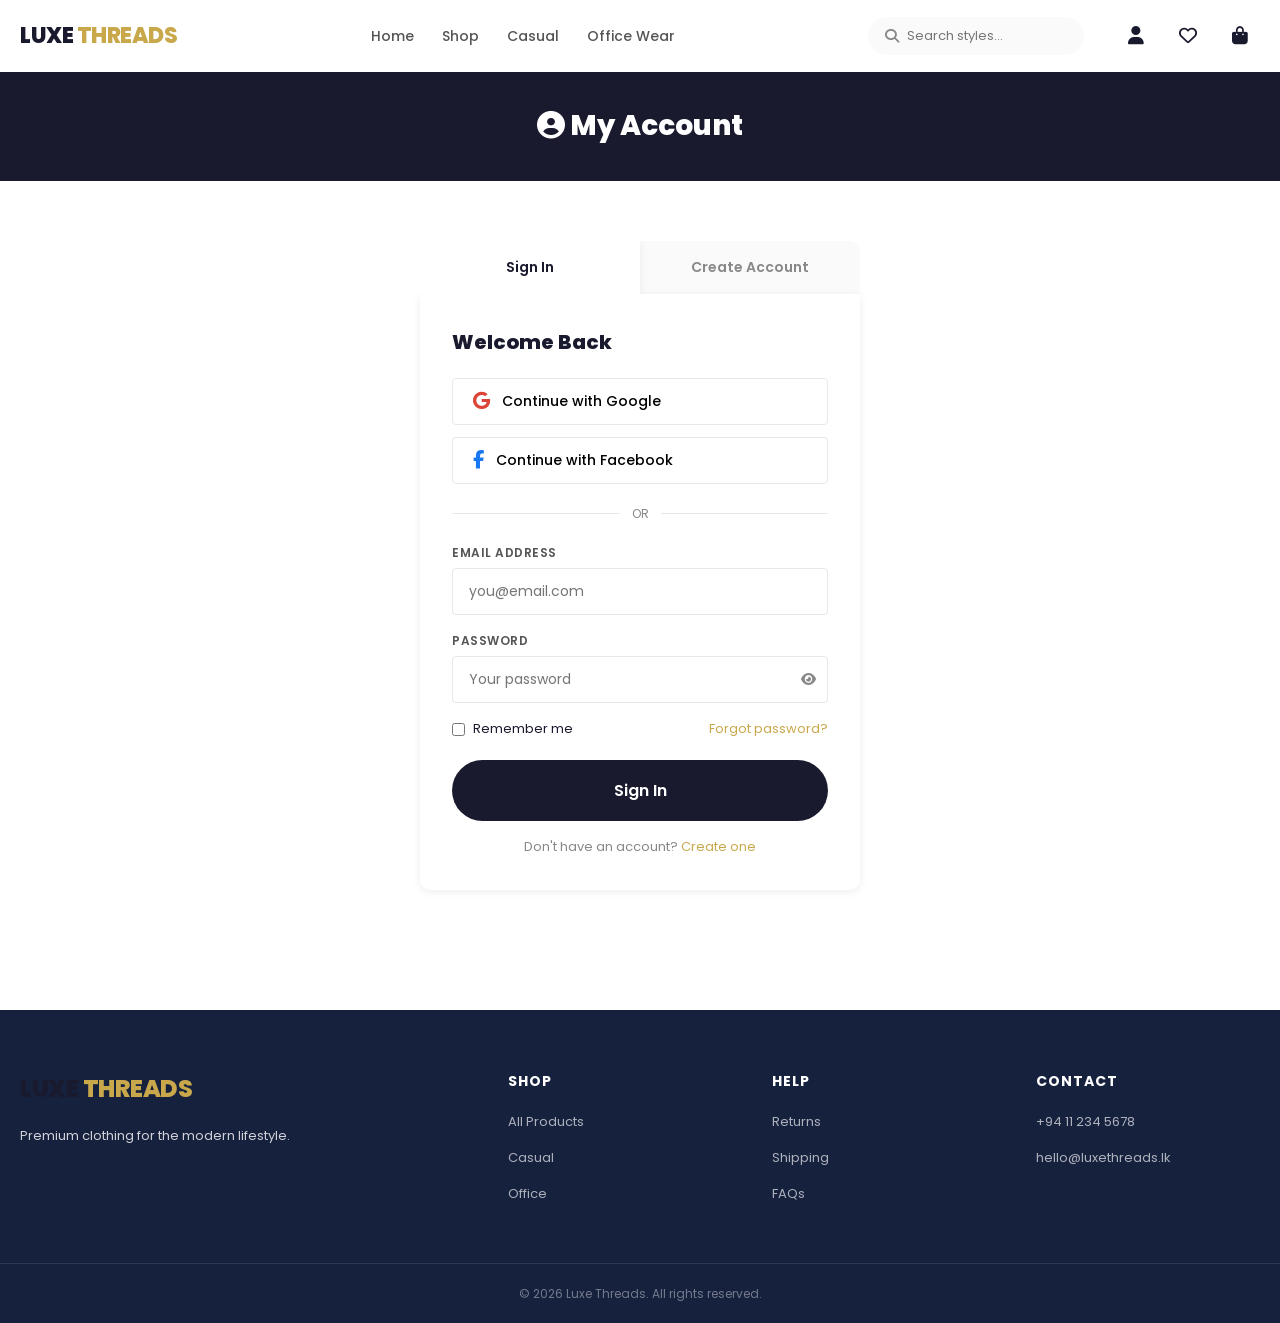
<file: account.html>
<!DOCTYPE html>
<html lang="en">
<head>
  <meta charset="UTF-8">
  <meta name="viewport" content="width=device-width, initial-scale=1.0">
  <title>My Account — Luxe Threads</title>
  <link rel="stylesheet" href="css/style.css">
  <link rel="stylesheet" href="https://cdnjs.cloudflare.com/ajax/libs/font-awesome/6.5.1/css/all.min.css">
</head>
<body>
<div class="page-loader"><div class="spinner"></div></div>
<div class="toast-container"></div>

<nav class="nav">
  <div class="container nav-inner">
    <a href="index.html" class="nav-logo">LUXE <span>THREADS</span></a>
    <ul class="nav-links">
      <li><a href="index.html">Home</a></li><li><a href="shop.html">Shop</a></li>
      <li><a href="shop.html?category=casual">Casual</a></li><li><a href="shop.html?category=office">Office Wear</a></li>
    </ul>
    <div class="nav-search"><i class="fas fa-search"></i><input type="text" placeholder="Search styles…"></div>
    <div class="nav-actions">
      <a href="account.html" class="nav-icon-btn nav-account-btn"><i class="fas fa-user"></i></a>
      <a href="account.html#wishlist" class="nav-icon-btn"><i class="far fa-heart"></i><span class="badge wishlist-count" style="display:none">0</span></a>
      <a href="cart.html" class="nav-icon-btn"><i class="fas fa-shopping-bag"></i><span class="badge cart-count" style="display:none">0</span></a>
    </div>
    <div class="nav-hamburger" id="hamburger"><span></span><span></span><span></span></div>
  </div>
</nav>
<div class="nav-mobile" id="mobile-nav"><ul class="nav-mobile-links"><li><a href="index.html">Home</a></li><li><a href="shop.html">Shop</a></li><li><a href="cart.html">Cart</a></li></ul></div>

<div style="background:var(--primary);padding:32px 0;text-align:center;color:#fff">
  <h1 style="font-size:28px;font-weight:800"><i class="fas fa-user-circle"></i> My Account</h1>
</div>

<!-- AUTH PANEL (shown when NOT logged in) -->
<div id="auth-panel">
  <div class="auth-container">
    <div class="auth-tabs">
      <button class="auth-tab active" data-tab="login">Sign In</button>
      <button class="auth-tab" data-tab="register">Create Account</button>
    </div>

    <!-- LOGIN FORM -->
    <div class="auth-form" id="login-form-wrapper">
      <div class="auth-form-content" id="login-form">
        <h2 style="font-size:20px;font-weight:800;margin-bottom:20px">Welcome Back</h2>
        <div class="social-login">
          <button class="social-btn" onclick="showToast('Google login coming soon!','info')">
            <i class="fab fa-google" style="color:#db4437;font-size:18px"></i> Continue with Google
          </button>
          <button class="social-btn" onclick="showToast('Facebook login coming soon!','info')">
            <i class="fab fa-facebook-f" style="color:#1877f2;font-size:18px"></i> Continue with Facebook
          </button>
        </div>
        <div class="divider"><span>OR</span></div>
        <form id="login-form" novalidate>
          <div class="form-group" style="margin-bottom:16px">
            <label>Email Address</label>
            <input type="email" id="login-email" placeholder="you@email.com" required>
          </div>
          <div class="form-group" style="margin-bottom:16px">
            <label>Password</label>
            <div style="position:relative">
              <input type="password" id="login-pass" placeholder="Your password" required style="width:100%">
              <button type="button" style="position:absolute;right:12px;top:50%;transform:translateY(-50%);color:var(--text-light)" onclick="const inp=document.getElementById('login-pass');inp.type=inp.type==='password'?'text':'password'"><i class="fas fa-eye"></i></button>
            </div>
          </div>
          <div style="display:flex;justify-content:space-between;align-items:center;margin-bottom:20px">
            <label style="display:flex;align-items:center;gap:8px;font-size:13px;cursor:pointer">
              <input type="checkbox"> Remember me
            </label>
            <a href="#" style="font-size:13px;color:var(--accent)">Forgot password?</a>
          </div>
          <button type="submit" class="btn btn-primary btn-full btn-lg">Sign In</button>
        </form>
        <p style="text-align:center;margin-top:16px;font-size:13px;color:var(--text-light)">
          Don't have an account? <a href="#" style="color:var(--accent)" onclick="document.querySelector('[data-tab=register]').click()">Create one</a>
        </p>
      </div>

      <!-- REGISTER FORM -->
      <div class="auth-form-content hidden" id="register-form">
        <h2 style="font-size:20px;font-weight:800;margin-bottom:20px">Create Your Account</h2>
        <form id="register-form" novalidate>
          <div class="form-group" style="margin-bottom:16px">
            <label>Full Name</label>
            <input type="text" id="reg-name" placeholder="Kamal Perera" required>
          </div>
          <div class="form-group" style="margin-bottom:16px">
            <label>Email Address</label>
            <input type="email" id="reg-email" placeholder="kamal@email.com" required>
          </div>
          <div class="form-group" style="margin-bottom:16px">
            <label>Phone Number</label>
            <input type="tel" id="reg-phone" placeholder="+94 77 123 4567">
          </div>
          <div class="form-group" style="margin-bottom:16px">
            <label>Password (min 8 characters)</label>
            <input type="password" id="reg-pass" placeholder="Create a strong password" required>
          </div>
          <div class="form-group" style="margin-bottom:20px">
            <label>Confirm Password</label>
            <input type="password" id="reg-confirm" placeholder="Repeat your password" required>
          </div>
          <label style="display:flex;align-items:flex-start;gap:10px;font-size:12px;color:var(--text-medium);margin-bottom:20px;cursor:pointer">
            <input type="checkbox" required style="margin-top:2px;flex-shrink:0">
            I agree to the <a href="#" style="color:var(--accent)">Terms of Service</a> and <a href="#" style="color:var(--accent)">Privacy Policy</a>
          </label>
          <button type="submit" class="btn btn-primary btn-full btn-lg">Create Account</button>
        </form>
        <p style="text-align:center;margin-top:16px;font-size:13px;color:var(--text-light)">
          Already have an account? <a href="#" style="color:var(--accent)" onclick="document.querySelector('[data-tab=login]').click()">Sign in</a>
        </p>
      </div>
    </div>
  </div>
</div>

<!-- ACCOUNT PANEL (shown when logged in) -->
<div id="account-panel" style="display:none">
  <div class="container account-layout">
    <!-- SIDEBAR -->
    <div class="account-sidebar">
      <div class="account-avatar">
        <div class="avatar-img">U</div>
        <div class="account-name">User Name</div>
        <div class="account-email">user@email.com</div>
      </div>
      <nav class="account-nav">
        <div class="account-nav-item active" data-section="orders">
          <i class="fas fa-box"></i> <span>My Orders</span>
        </div>
        <div class="account-nav-item" data-section="wishlist">
          <i class="far fa-heart"></i> <span>Wishlist</span>
        </div>
        <div class="account-nav-item" data-section="profile">
          <i class="fas fa-user-edit"></i> <span>Edit Profile</span>
        </div>
        <div class="account-nav-item" data-section="addresses">
          <i class="fas fa-map-marker-alt"></i> <span>Saved Addresses</span>
        </div>
        <div class="account-nav-item" data-section="settings">
          <i class="fas fa-cog"></i> <span>Settings</span>
        </div>
        <div class="account-nav-item" onclick="logout()" style="color:var(--error);margin-top:16px">
          <i class="fas fa-sign-out-alt"></i> <span>Sign Out</span>
        </div>
      </nav>
    </div>

    <!-- CONTENT -->
    <div>
      <!-- Orders -->
      <div class="account-section" id="section-orders">
        <div style="display:flex;align-items:center;justify-content:space-between;margin-bottom:24px">
          <h2 style="font-size:20px;font-weight:800">My Orders</h2>
          <a href="shop.html" class="btn btn-outline btn-sm"><i class="fas fa-plus"></i> New Order</a>
        </div>
        <div id="orders-list"></div>
      </div>

      <!-- Wishlist -->
      <div class="account-section hidden" id="section-wishlist">
        <h2 style="font-size:20px;font-weight:800;margin-bottom:24px">My Wishlist</h2>
        <div class="products-grid" style="grid-template-columns:repeat(3,1fr)" id="wishlist-grid"></div>
      </div>

      <!-- Profile -->
      <div class="account-section hidden" id="section-profile">
        <h2 style="font-size:20px;font-weight:800;margin-bottom:24px">Edit Profile</h2>
        <div style="background:#fff;border-radius:var(--radius-md);padding:28px;box-shadow:var(--shadow-sm)">
          <form id="profile-form">
            <div class="form-grid">
              <div class="form-group full">
                <label>Full Name</label>
                <input type="text" id="profile-name" placeholder="Your full name">
              </div>
              <div class="form-group full">
                <label>Email Address</label>
                <input type="email" id="profile-email" placeholder="your@email.com">
              </div>
              <div class="form-group">
                <label>Phone Number</label>
                <input type="tel" id="profile-phone" placeholder="+94 77 123 4567">
              </div>
              <div class="form-group">
                <label>Date of Birth</label>
                <input type="date" id="profile-dob">
              </div>
              <div class="form-group full">
                <label>Change Password (leave blank to keep current)</label>
                <input type="password" id="profile-newpass" placeholder="New password (min 8 chars)">
              </div>
            </div>
            <button type="submit" class="btn btn-primary mt-3"><i class="fas fa-save"></i> Save Changes</button>
          </form>
        </div>
      </div>

      <!-- Addresses -->
      <div class="account-section hidden" id="section-addresses">
        <h2 style="font-size:20px;font-weight:800;margin-bottom:24px">Saved Addresses</h2>
        <div style="background:#fff;border-radius:var(--radius-md);padding:28px;box-shadow:var(--shadow-sm);text-align:center;color:var(--text-light)">
          <i class="fas fa-map-marker-alt" style="font-size:48px;display:block;margin-bottom:16px"></i>
          <p>No saved addresses yet.</p>
          <button class="btn btn-primary mt-3" onclick="showToast('Address form coming soon!','info')"><i class="fas fa-plus"></i> Add New Address</button>
        </div>
      </div>

      <!-- Settings -->
      <div class="account-section hidden" id="section-settings">
        <h2 style="font-size:20px;font-weight:800;margin-bottom:24px">Settings</h2>
        <div style="background:#fff;border-radius:var(--radius-md);padding:28px;box-shadow:var(--shadow-sm);display:flex;flex-direction:column;gap:16px">
          <div style="display:flex;justify-content:space-between;align-items:center;padding-bottom:16px;border-bottom:1px solid var(--border)">
            <div><h4 style="font-size:14px;font-weight:600">Email Notifications</h4><p style="font-size:12px;color:var(--text-light)">Receive order updates and promotions</p></div>
            <label style="display:flex;align-items:center;cursor:pointer;gap:8px">
              <input type="checkbox" checked style="width:0;height:0;opacity:0">
              <div style="width:44px;height:24px;background:var(--success);border-radius:12px;position:relative;transition:background 0.3s">
                <div style="position:absolute;top:3px;right:3px;width:18px;height:18px;background:#fff;border-radius:50%"></div>
              </div>
            </label>
          </div>
          <div style="display:flex;justify-content:space-between;align-items:center;padding-bottom:16px;border-bottom:1px solid var(--border)">
            <div><h4 style="font-size:14px;font-weight:600">SMS Notifications</h4><p style="font-size:12px;color:var(--text-light)">Get delivery updates via SMS</p></div>
            <label style="display:flex;align-items:center;cursor:pointer;gap:8px">
              <input type="checkbox" style="width:0;height:0;opacity:0">
              <div style="width:44px;height:24px;background:var(--border);border-radius:12px;position:relative;transition:background 0.3s">
                <div style="position:absolute;top:3px;left:3px;width:18px;height:18px;background:#fff;border-radius:50%"></div>
              </div>
            </label>
          </div>
          <button class="btn btn-outline" style="width:fit-content;color:var(--error);border-color:var(--error)" onclick="if(confirm('Delete account permanently?'))logout()">
            <i class="fas fa-user-times"></i> Delete Account
          </button>
        </div>
      </div>
    </div>
  </div>
</div>

<footer>
  <div class="container">
    <div class="footer-grid">
      <div class="footer-brand"><div class="nav-logo">LUXE <span>THREADS</span></div><p>Premium clothing for the modern lifestyle.</p></div>
      <div class="footer-col"><h4>Shop</h4><ul><li><a href="shop.html">All Products</a></li><li><a href="shop.html?category=casual">Casual</a></li><li><a href="shop.html?category=office">Office</a></li></ul></div>
      <div class="footer-col"><h4>Help</h4><ul><li><a href="#">Returns</a></li><li><a href="#">Shipping</a></li><li><a href="#">FAQs</a></li></ul></div>
      <div class="footer-col"><h4>Contact</h4><ul><li><a href="#">+94 11 234 5678</a></li><li><a href="#">hello@luxethreads.lk</a></li></ul></div>
    </div>
  </div>
  <div class="footer-bottom"><div class="container"><p>© 2026 Luxe Threads. All rights reserved.</p></div></div>
</footer>

<script src="js/data.js"></script>
<script src="js/main.js"></script>
<script src="js/account.js"></script>
</body>
</html>
</file>
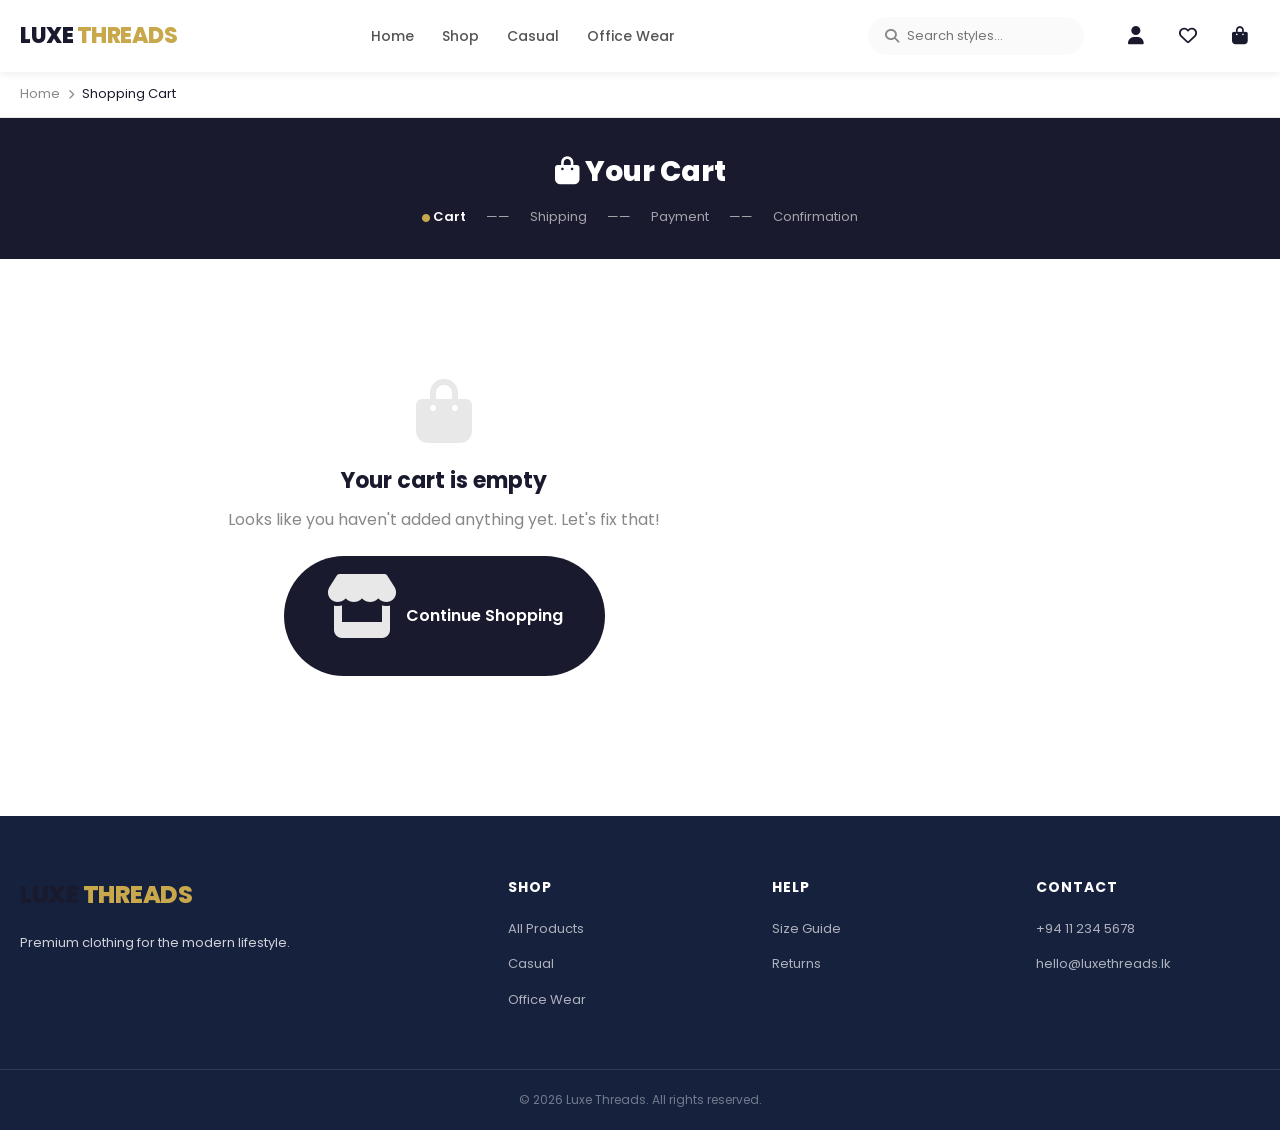
<file: cart.html>
<!DOCTYPE html>
<html lang="en">
<head>
  <meta charset="UTF-8">
  <meta name="viewport" content="width=device-width, initial-scale=1.0">
  <title>Shopping Cart — Luxe Threads</title>
  <link rel="stylesheet" href="css/style.css">
  <link rel="stylesheet" href="https://cdnjs.cloudflare.com/ajax/libs/font-awesome/6.5.1/css/all.min.css">
</head>
<body>
<div class="page-loader"><div class="spinner"></div></div>
<div class="toast-container"></div>

<nav class="nav">
  <div class="container nav-inner">
    <a href="index.html" class="nav-logo">LUXE <span>THREADS</span></a>
    <ul class="nav-links">
      <li><a href="index.html">Home</a></li><li><a href="shop.html">Shop</a></li>
      <li><a href="shop.html?category=casual">Casual</a></li><li><a href="shop.html?category=office">Office Wear</a></li>
    </ul>
    <div class="nav-search"><i class="fas fa-search"></i><input type="text" placeholder="Search styles…"></div>
    <div class="nav-actions">
      <a href="account.html" class="nav-icon-btn"><i class="fas fa-user"></i></a>
      <a href="account.html#wishlist" class="nav-icon-btn"><i class="far fa-heart"></i><span class="badge wishlist-count" style="display:none">0</span></a>
      <a href="cart.html" class="nav-icon-btn"><i class="fas fa-shopping-bag"></i><span class="badge cart-count" style="display:none">0</span></a>
    </div>
    <div class="nav-hamburger" id="hamburger"><span></span><span></span><span></span></div>
  </div>
</nav>
<div class="nav-mobile" id="mobile-nav"><ul class="nav-mobile-links"><li><a href="index.html">Home</a></li><li><a href="shop.html">Shop</a></li><li><a href="cart.html">Cart</a></li></ul></div>

<div class="breadcrumb bg-light" style="padding:12px 0">
  <div class="container"><ul class="flex" style="gap:8px;align-items:center;font-size:13px;color:var(--text-light)">
    <li><a href="index.html">Home</a></li><li><i class="fas fa-chevron-right" style="font-size:10px"></i></li>
    <li style="color:var(--text-dark)">Shopping Cart</li>
  </ul></div>
</div>

<div style="background:var(--primary);padding:32px 0;text-align:center;color:#fff">
  <h1 style="font-size:28px;font-weight:800"><i class="fas fa-shopping-bag"></i> Your Cart</h1>
  <div style="display:flex;align-items:center;justify-content:center;gap:20px;margin-top:12px;font-size:13px;color:rgba(255,255,255,0.6)">
    <span style="color:#fff;font-weight:600"><i class="fas fa-circle" style="font-size:8px;color:var(--accent)"></i> Cart</span>
    <span>——</span><span>Shipping</span><span>——</span><span>Payment</span><span>——</span><span>Confirmation</span>
  </div>
</div>

<div class="container cart-layout">

  <!-- CART ITEMS -->
  <div>
    <!-- Empty state -->
    <div id="cart-empty" style="display:none">
      <div class="empty-state">
        <i class="fas fa-shopping-bag"></i>
        <h3>Your cart is empty</h3>
        <p>Looks like you haven't added anything yet. Let's fix that!</p>
        <a href="shop.html" class="btn btn-primary btn-lg"><i class="fas fa-store"></i> Continue Shopping</a>
      </div>
    </div>

    <!-- Cart Table -->
    <div id="cart-table" style="display:none">
      <div class="cart-table">
        <div class="cart-table-header">
          <span>Product</span><span>Price</span><span>Quantity</span><span>Total</span><span></span>
        </div>
        <div id="cart-items"></div>
      </div>
      <div style="display:flex;justify-content:space-between;align-items:center;margin-top:20px;flex-wrap:wrap;gap:12px">
        <a href="shop.html" class="btn btn-outline"><i class="fas fa-arrow-left"></i> Continue Shopping</a>
        <button class="btn btn-outline" onclick="if(confirm('Clear all items?'))Cart.clear();location.reload()"><i class="fas fa-trash"></i> Clear Cart</button>
      </div>
    </div>
  </div>

  <!-- SUMMARY -->
  <div id="cart-summary-panel" style="display:none">
    <div class="cart-summary">
      <h3>Order Summary <span id="summary-count" style="font-size:12px;color:var(--text-light);font-weight:400"></span></h3>

      <!-- Free Shipping Progress -->
      <div id="free-ship-msg" style="font-size:12px;color:var(--accent-dark);margin-bottom:12px;display:none"></div>

      <div class="summary-row"><span>Subtotal</span><span id="summary-subtotal">Rs. 0</span></div>
      <div class="summary-row" id="discount-row" style="display:none;color:var(--success)"><span>Discount</span><span id="summary-discount">-Rs. 0</span></div>
      <div class="summary-row"><span>Shipping</span><span id="summary-shipping">Rs. 350</span></div>
      <div class="summary-row total"><span>Total</span><span id="summary-total">Rs. 0</span></div>

      <!-- Promo Code -->
      <div class="promo-input">
        <input type="text" id="promo-code" placeholder="Promo code">
        <button id="apply-promo">Apply</button>
      </div>
      <div style="font-size:11px;color:var(--text-light);margin-bottom:16px">Try: LUXE20, WELCOME10, OFFICE15</div>

      <a href="checkout.html" class="btn btn-primary btn-full btn-lg"><i class="fas fa-lock"></i> Proceed to Checkout</a>
      <div style="text-align:center;margin-top:16px">
        <div style="font-size:12px;color:var(--text-light);margin-bottom:10px">Secure checkout with</div>
        <div class="payment-icons" style="justify-content:center;display:flex;gap:6px;flex-wrap:wrap">
          <span class="payment-icon">VISA</span><span class="payment-icon">MASTER</span>
          <span class="payment-icon">AMEX</span><span class="payment-icon">KOKO</span>
          <span class="payment-icon">MINTPAY</span><span class="payment-icon">COD</span>
        </div>
      </div>
      <div style="display:flex;flex-direction:column;gap:6px;margin-top:16px;font-size:12px;color:var(--text-light)">
        <span><i class="fas fa-shield-alt" style="color:var(--success);width:18px"></i> SSL encrypted & secure</span>
        <span><i class="fas fa-undo" style="color:var(--success);width:18px"></i> 14-day hassle-free returns</span>
        <span><i class="fas fa-shipping-fast" style="color:var(--success);width:18px"></i> Free shipping over Rs. 5,000</span>
      </div>
    </div>
  </div>
</div>

<footer>
  <div class="container">
    <div class="footer-grid">
      <div class="footer-brand"><div class="nav-logo">LUXE <span>THREADS</span></div><p>Premium clothing for the modern lifestyle.</p></div>
      <div class="footer-col"><h4>Shop</h4><ul><li><a href="shop.html">All Products</a></li><li><a href="shop.html?category=casual">Casual</a></li><li><a href="shop.html?category=office">Office Wear</a></li></ul></div>
      <div class="footer-col"><h4>Help</h4><ul><li><a href="#">Size Guide</a></li><li><a href="#">Returns</a></li></ul></div>
      <div class="footer-col"><h4>Contact</h4><ul><li><a href="#">+94 11 234 5678</a></li><li><a href="#">hello@luxethreads.lk</a></li></ul></div>
    </div>
  </div>
  <div class="footer-bottom"><div class="container"><p>© 2026 Luxe Threads. All rights reserved.</p></div></div>
</footer>

<script src="js/data.js"></script>
<script src="js/main.js"></script>
<script src="js/cart.js"></script>
</body>
</html>
</file>
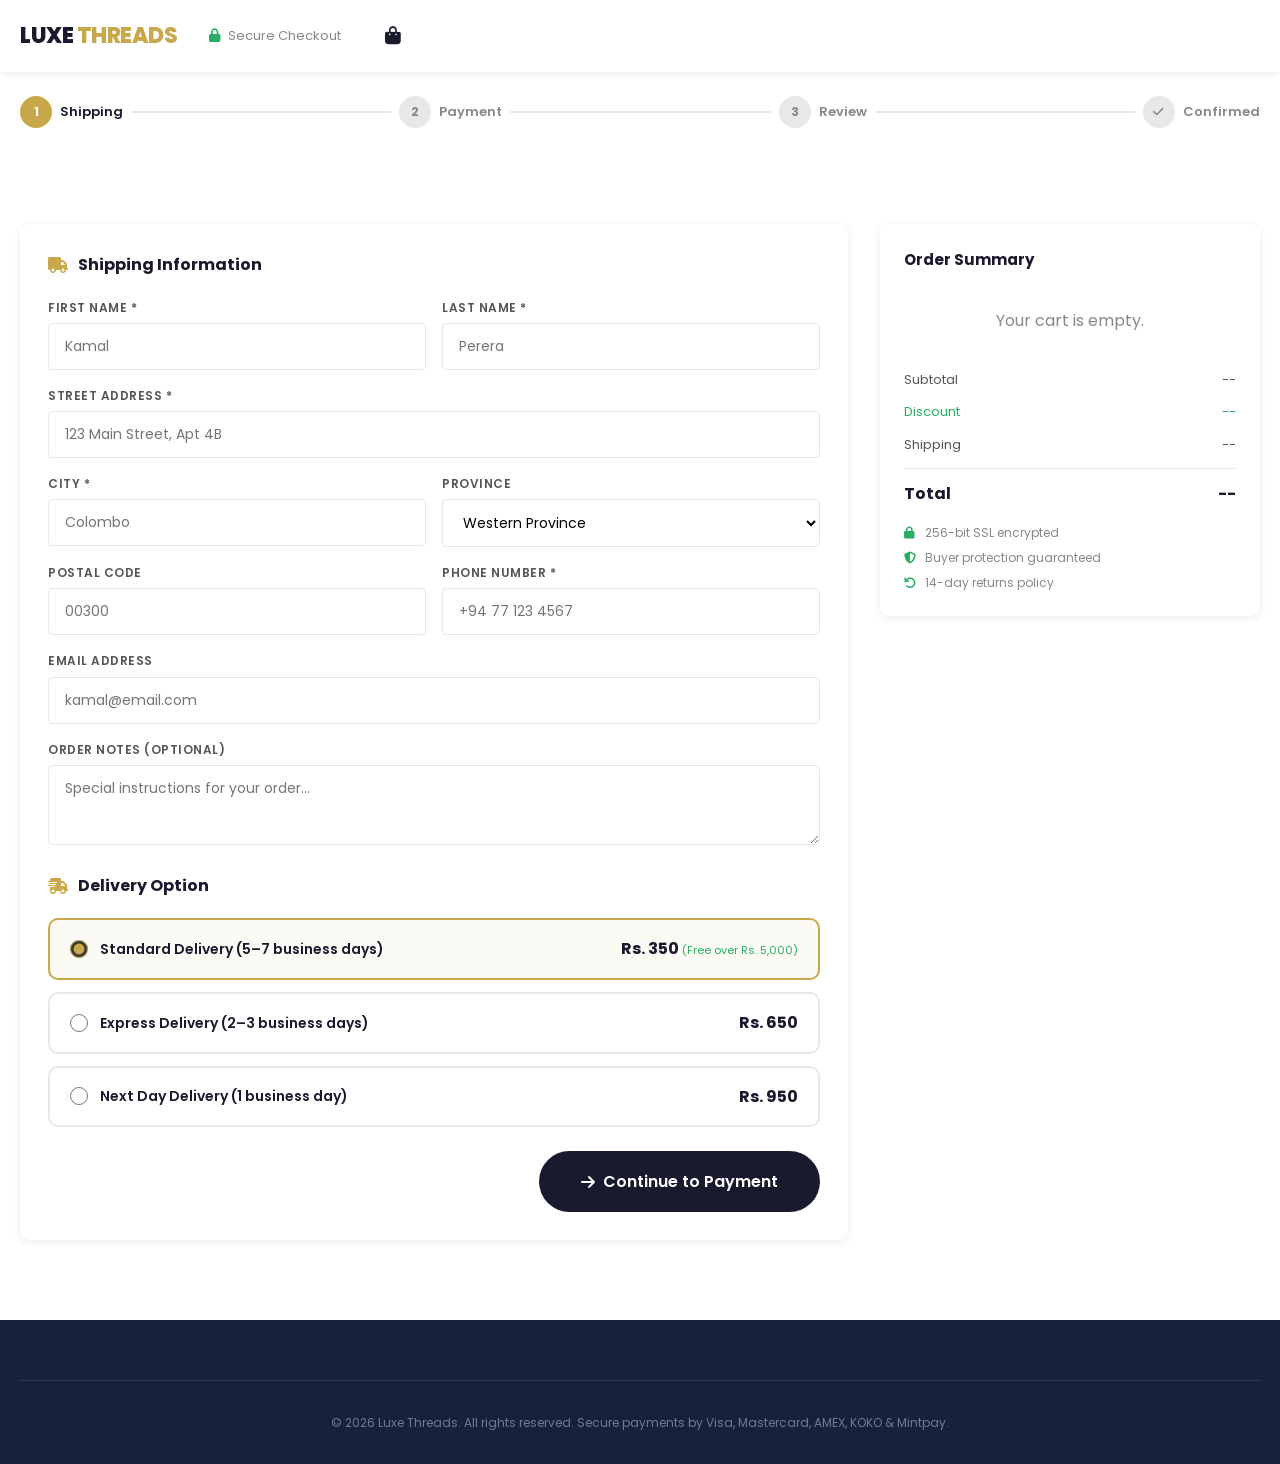
<file: checkout.html>
<!DOCTYPE html>
<html lang="en">
<head>
  <meta charset="UTF-8">
  <meta name="viewport" content="width=device-width, initial-scale=1.0">
  <title>Checkout — Luxe Threads</title>
  <link rel="stylesheet" href="css/style.css">
  <link rel="stylesheet" href="https://cdnjs.cloudflare.com/ajax/libs/font-awesome/6.5.1/css/all.min.css">
</head>
<body>
<div class="page-loader"><div class="spinner"></div></div>
<div class="toast-container"></div>

<nav class="nav" style="position:static">
  <div class="container nav-inner">
    <a href="index.html" class="nav-logo">LUXE <span>THREADS</span></a>
    <div style="font-size:13px;color:var(--text-light);display:flex;align-items:center;gap:8px">
      <i class="fas fa-lock" style="color:var(--success)"></i> Secure Checkout
    </div>
    <div class="nav-actions">
      <a href="cart.html" class="nav-icon-btn"><i class="fas fa-shopping-bag"></i><span class="badge cart-count" style="display:none">0</span></a>
    </div>
  </div>
</nav>

<div class="container">
  <!-- STEP INDICATOR -->
  <div class="checkout-steps" style="padding:24px 0">
    <div class="checkout-step active" >
      <div class="step-circle">1</div>
      <span>Shipping</span>
    </div>
    <div class="step-divider"></div>
    <div class="checkout-step">
      <div class="step-circle">2</div>
      <span>Payment</span>
    </div>
    <div class="step-divider"></div>
    <div class="checkout-step">
      <div class="step-circle">3</div>
      <span>Review</span>
    </div>
    <div class="step-divider"></div>
    <div class="checkout-step">
      <div class="step-circle"><i class="fas fa-check"></i></div>
      <span>Confirmed</span>
    </div>
  </div>

  <div class="checkout-layout">
    <!-- MAIN CONTENT -->
    <div>

      <!-- STEP 1: SHIPPING -->
      <div class="checkout-section" data-step="1">
        <h2><i class="fas fa-truck"></i> Shipping Information</h2>
        <div class="form-grid">
          <div class="form-group">
            <label>First Name *</label>
            <input type="text" id="ship-first" placeholder="Kamal" required>
          </div>
          <div class="form-group">
            <label>Last Name *</label>
            <input type="text" id="ship-last" placeholder="Perera" required>
          </div>
          <div class="form-group full">
            <label>Street Address *</label>
            <input type="text" id="ship-address" placeholder="123 Main Street, Apt 4B" required>
          </div>
          <div class="form-group">
            <label>City *</label>
            <input type="text" id="ship-city" placeholder="Colombo" required>
          </div>
          <div class="form-group">
            <label>Province</label>
            <select>
              <option>Western Province</option><option>Central Province</option><option>Southern Province</option>
              <option>Northern Province</option><option>Eastern Province</option><option>North Western</option>
              <option>North Central</option><option>Uva Province</option><option>Sabaragamuwa</option>
            </select>
          </div>
          <div class="form-group">
            <label>Postal Code</label>
            <input type="text" placeholder="00300">
          </div>
          <div class="form-group">
            <label>Phone Number *</label>
            <input type="tel" id="ship-phone" placeholder="+94 77 123 4567" required>
          </div>
          <div class="form-group full">
            <label>Email Address</label>
            <input type="email" placeholder="kamal@email.com">
          </div>
          <div class="form-group full">
            <label>Order Notes (optional)</label>
            <textarea placeholder="Special instructions for your order..."></textarea>
          </div>
        </div>

        <!-- DELIVERY OPTIONS -->
        <h2 style="margin-top:28px"><i class="fas fa-shipping-fast"></i> Delivery Option</h2>
        <div style="display:flex;flex-direction:column;gap:12px;margin-top:16px">
          <label class="payment-method delivery-option active" data-delivery="standard" style="cursor:pointer">
            <div class="payment-method-header">
              <input type="radio" name="delivery" checked>
              <span class="payment-method-name">Standard Delivery (5–7 business days)</span>
              <span style="font-weight:700;color:var(--primary)">Rs. 350 <span style="font-size:11px;font-weight:400;color:var(--success)">(Free over Rs. 5,000)</span></span>
            </div>
          </label>
          <label class="payment-method delivery-option" data-delivery="express" style="cursor:pointer">
            <div class="payment-method-header">
              <input type="radio" name="delivery">
              <span class="payment-method-name">Express Delivery (2–3 business days)</span>
              <span style="font-weight:700;color:var(--primary)">Rs. 650</span>
            </div>
          </label>
          <label class="payment-method delivery-option" data-delivery="nextday" style="cursor:pointer">
            <div class="payment-method-header">
              <input type="radio" name="delivery">
              <span class="payment-method-name">Next Day Delivery (1 business day)</span>
              <span style="font-weight:700;color:var(--primary)">Rs. 950</span>
            </div>
          </label>
        </div>

        <div style="margin-top:24px;display:flex;justify-content:flex-end">
          <button class="btn btn-primary btn-lg next-step-btn"><i class="fas fa-arrow-right"></i> Continue to Payment</button>
        </div>
      </div>

      <!-- STEP 2: PAYMENT -->
      <div class="checkout-section" data-step="2" style="display:none">
        <h2><i class="fas fa-credit-card"></i> Payment Method</h2>
        <div class="payment-methods">

          <!-- COD -->
          <div class="payment-method active" data-payment="cod">
            <div class="payment-method-header">
              <input type="radio" name="payment" checked>
              <div class="payment-method-name"><i class="fas fa-money-bill-wave" style="color:var(--success)"></i> Cash on Delivery (COD)</div>
            </div>
            <div class="payment-detail">
              <div class="cod-info">
                <i class="fas fa-info-circle"></i> Pay in cash when your order arrives. Please have the exact amount ready. COD is available island-wide.
              </div>
            </div>
          </div>

          <!-- VISA -->
          <div class="payment-method" data-payment="visa">
            <div class="payment-method-header">
              <input type="radio" name="payment">
              <div class="payment-method-name"><i class="fab fa-cc-visa" style="color:#1a1f71;font-size:18px"></i> Visa Card</div>
              <div class="payment-logo">
                <span class="payment-icon" style="background:#1a1f71;color:#fff;border:none">VISA</span>
              </div>
            </div>
            <div class="payment-detail">
              <div class="form-grid">
                <div class="form-group full">
                  <label>Card Number</label>
                  <input type="text" id="card-number" placeholder="1234 5678 9012 3456" maxlength="19">
                </div>
                <div class="form-group full">
                  <label>Cardholder Name</label>
                  <input type="text" id="card-name" placeholder="Name on card">
                </div>
                <div class="form-group">
                  <label>Expiry (MM/YY)</label>
                  <input type="text" id="card-expiry" placeholder="MM/YY" maxlength="5">
                </div>
                <div class="form-group">
                  <label>CVV</label>
                  <input type="text" id="card-cvv" placeholder="123" maxlength="4">
                </div>
              </div>
            </div>
          </div>

          <!-- MASTERCARD -->
          <div class="payment-method" data-payment="master">
            <div class="payment-method-header">
              <input type="radio" name="payment">
              <div class="payment-method-name"><i class="fab fa-cc-mastercard" style="color:#eb001b;font-size:18px"></i> Mastercard</div>
              <div class="payment-logo"><span class="payment-icon" style="background:#eb001b;color:#fff;border:none">MC</span></div>
            </div>
            <div class="payment-detail">
              <div class="form-grid">
                <div class="form-group full"><label>Card Number</label><input type="text" placeholder="1234 5678 9012 3456" maxlength="19"></div>
                <div class="form-group full"><label>Cardholder Name</label><input type="text" placeholder="Name on card"></div>
                <div class="form-group"><label>Expiry (MM/YY)</label><input type="text" placeholder="MM/YY" maxlength="5"></div>
                <div class="form-group"><label>CVV</label><input type="text" placeholder="123" maxlength="4"></div>
              </div>
            </div>
          </div>

          <!-- AMEX -->
          <div class="payment-method" data-payment="amex">
            <div class="payment-method-header">
              <input type="radio" name="payment">
              <div class="payment-method-name"><i class="fab fa-cc-amex" style="color:#007BC1;font-size:18px"></i> American Express</div>
              <div class="payment-logo"><span class="payment-icon" style="background:#007BC1;color:#fff;border:none">AMEX</span></div>
            </div>
            <div class="payment-detail">
              <div class="form-grid">
                <div class="form-group full"><label>Card Number</label><input type="text" placeholder="3782 822463 10005" maxlength="17"></div>
                <div class="form-group full"><label>Cardholder Name</label><input type="text" placeholder="Name on card"></div>
                <div class="form-group"><label>Expiry (MM/YY)</label><input type="text" placeholder="MM/YY" maxlength="5"></div>
                <div class="form-group"><label>4-digit CID</label><input type="text" placeholder="1234" maxlength="4"></div>
              </div>
            </div>
          </div>

          <!-- KOKO -->
          <div class="payment-method" data-payment="koko">
            <div class="payment-method-header">
              <input type="radio" name="payment">
              <div class="payment-method-name">
                <span style="background:#ff6b35;color:#fff;padding:2px 8px;border-radius:4px;font-size:12px;font-weight:800">KOKO</span>
                Buy Now, Pay Later — Interest Free
              </div>
            </div>
            <div class="payment-detail">
              <div class="installment-info">
                <strong>Split your payment into 3 interest-free installments!</strong><br>
                No hidden fees. No credit card needed. Instant approval with your NIC.
                <div class="installment-plans">
                  <div class="installment-plan active" data-months="3">3 months (0% interest)</div>
                  <div class="installment-plan" data-months="6">6 months (0% interest)</div>
                </div>
                <div style="margin-top:12px">
                  <div class="form-group"><label>NIC Number</label><input type="text" placeholder="Your National Identity Card number" style="margin-top:6px;border:1px solid var(--border);border-radius:4px;padding:10px 14px;font-size:13px;width:100%"></div>
                  <div class="form-group" style="margin-top:12px"><label>Mobile Number (registered with KOKO)</label><input type="tel" placeholder="+94 7X XXX XXXX" style="margin-top:6px;border:1px solid var(--border);border-radius:4px;padding:10px 14px;font-size:13px;width:100%"></div>
                </div>
                <div style="font-size:11px;color:var(--text-light);margin-top:12px">You will receive an OTP on your registered mobile to complete the KOKO payment.</div>
              </div>
            </div>
          </div>

          <!-- MINTPAY -->
          <div class="payment-method" data-payment="mintpay">
            <div class="payment-method-header">
              <input type="radio" name="payment">
              <div class="payment-method-name">
                <span style="background:#00b894;color:#fff;padding:2px 8px;border-radius:4px;font-size:12px;font-weight:800">MINTPAY</span>
                Pay in Installments — Low Interest
              </div>
            </div>
            <div class="payment-detail">
              <div class="installment-info">
                <strong>Choose from 3, 6, or 12 month installments.</strong><br>
                Available for all major banks. Check your eligibility instantly.
                <div class="installment-plans">
                  <div class="installment-plan active" data-months="3">3 months</div>
                  <div class="installment-plan" data-months="6">6 months</div>
                  <div class="installment-plan" data-months="12">12 months</div>
                </div>
                <div style="margin-top:12px">
                  <div class="form-group"><label>Mobile Number</label><input type="tel" placeholder="+94 7X XXX XXXX" style="margin-top:6px;border:1px solid var(--border);border-radius:4px;padding:10px 14px;font-size:13px;width:100%"></div>
                </div>
                <div style="font-size:11px;color:var(--text-light);margin-top:12px">Mintpay is available for ComBank, HNB, Sampath, BOC, NSB and other leading banks.</div>
              </div>
            </div>
          </div>
        </div>

        <div style="margin-top:24px;display:flex;justify-content:space-between">
          <button class="btn btn-outline back-step-btn"><i class="fas fa-arrow-left"></i> Back to Shipping</button>
          <button class="btn btn-primary btn-lg next-step-btn"><i class="fas fa-arrow-right"></i> Review Order</button>
        </div>
      </div>

      <!-- STEP 3: REVIEW -->
      <div class="checkout-section" data-step="3" style="display:none">
        <h2><i class="fas fa-clipboard-check"></i> Review Your Order</h2>
        <div style="background:var(--bg-light);border-radius:var(--radius-md);padding:20px;margin-bottom:20px">
          <h4 style="font-size:13px;font-weight:700;margin-bottom:12px;text-transform:uppercase;letter-spacing:1px">Shipping to</h4>
          <p style="font-size:13px;color:var(--text-medium)">Your shipping address will appear here.</p>
        </div>
        <div style="background:var(--bg-light);border-radius:var(--radius-md);padding:20px">
          <h4 style="font-size:13px;font-weight:700;margin-bottom:16px;text-transform:uppercase;letter-spacing:1px">Order Items</h4>
          <div id="review-items-list"></div>
        </div>
        <div style="margin-top:16px;padding:16px;background:rgba(39,174,96,0.08);border-radius:var(--radius-sm);border-left:4px solid var(--success)">
          <div style="display:flex;align-items:center;gap:10px;font-size:13px;color:#1e8449">
            <i class="fas fa-shield-alt"></i>
            <span>Your order is protected by our secure payment gateway. Your financial data is never stored on our servers.</span>
          </div>
        </div>
        <div style="margin-top:24px;display:flex;justify-content:space-between;flex-wrap:wrap;gap:12px">
          <button class="btn btn-outline back-step-btn"><i class="fas fa-arrow-left"></i> Back to Payment</button>
          <button class="btn btn-accent btn-lg" id="place-order-btn"><i class="fas fa-lock"></i> Place Order Securely</button>
        </div>
      </div>

      <!-- STEP 4: CONFIRMATION -->
      <div class="checkout-section" data-step="4" style="display:none">
        <div class="order-confirmation">
          <div class="check-icon"><i class="fas fa-check"></i></div>
          <h2>Order Placed Successfully! 🎉</h2>
          <p>Thank you for shopping with Luxe Threads!</p>
          <p>A confirmation email has been sent to your email address.</p>
          <div class="order-number">Order <span id="order-number">#LT00000000</span></div>
          <p style="color:var(--text-light);font-size:13px;margin-bottom:32px">You can track your order status in your account dashboard.</p>
          <div style="display:flex;gap:16px;justify-content:center;flex-wrap:wrap">
            <a href="account.html" class="btn btn-outline btn-lg"><i class="fas fa-box"></i> Track My Order</a>
            <a href="shop.html" class="btn btn-primary btn-lg"><i class="fas fa-store"></i> Continue Shopping</a>
          </div>
        </div>
      </div>

    </div>

    <!-- ORDER SUMMARY (STICKY) -->
    <div class="checkout-summary">
      <h3>Order Summary</h3>
      <div class="checkout-order-items" id="checkout-items">
        <p style="color:var(--text-light);font-size:13px">Loading items...</p>
      </div>
      <div class="summary-row"><span>Subtotal</span><span id="co-subtotal">--</span></div>
      <div class="summary-row" style="color:var(--success)"><span>Discount</span><span id="co-discount">--</span></div>
      <div class="summary-row"><span>Shipping</span><span id="co-shipping">--</span></div>
      <div class="summary-row total"><span>Total</span><span id="co-total">--</span></div>
      <div style="margin-top:16px;font-size:12px;color:var(--text-light);display:flex;flex-direction:column;gap:6px">
        <span><i class="fas fa-lock" style="color:var(--success);width:18px"></i> 256-bit SSL encrypted</span>
        <span><i class="fas fa-shield-alt" style="color:var(--success);width:18px"></i> Buyer protection guaranteed</span>
        <span><i class="fas fa-undo" style="color:var(--success);width:18px"></i> 14-day returns policy</span>
      </div>
    </div>
  </div>
</div>

<footer>
  <div class="container">
    <div style="text-align:center;padding:32px 0;border-top:1px solid rgba(255,255,255,0.1)">
      <p style="color:rgba(255,255,255,0.4);font-size:12px">© 2026 Luxe Threads. All rights reserved. Secure payments by Visa, Mastercard, AMEX, KOKO & Mintpay.</p>
    </div>
  </div>
</footer>

<script src="js/data.js"></script>
<script src="js/main.js"></script>
<script src="js/checkout.js"></script>
<script>
document.addEventListener('DOMContentLoaded', () => {
  const items = Cart.get();
  const reviewList = document.getElementById('review-items-list');
  if (reviewList) {
    reviewList.innerHTML = items.map(i => `
      <div style="display:flex;gap:12px;align-items:center;margin-bottom:12px">
        <img src="${i.image}" style="width:48px;height:60px;object-fit:cover;border-radius:4px" onerror="this.src='https://placehold.co/48x60/e8e8e8/555?text=Item'">
        <div style="flex:1"><div style="font-size:13px;font-weight:600">${i.name}</div><div style="font-size:11px;color:var(--text-light)">${i.size} / ${i.color} × ${i.qty}</div></div>
        <div style="font-size:13px;font-weight:700">${formatPrice(i.price * i.qty)}</div>
      </div>
    `).join('');
  }
});
</script>
</body>
</html>
</file>
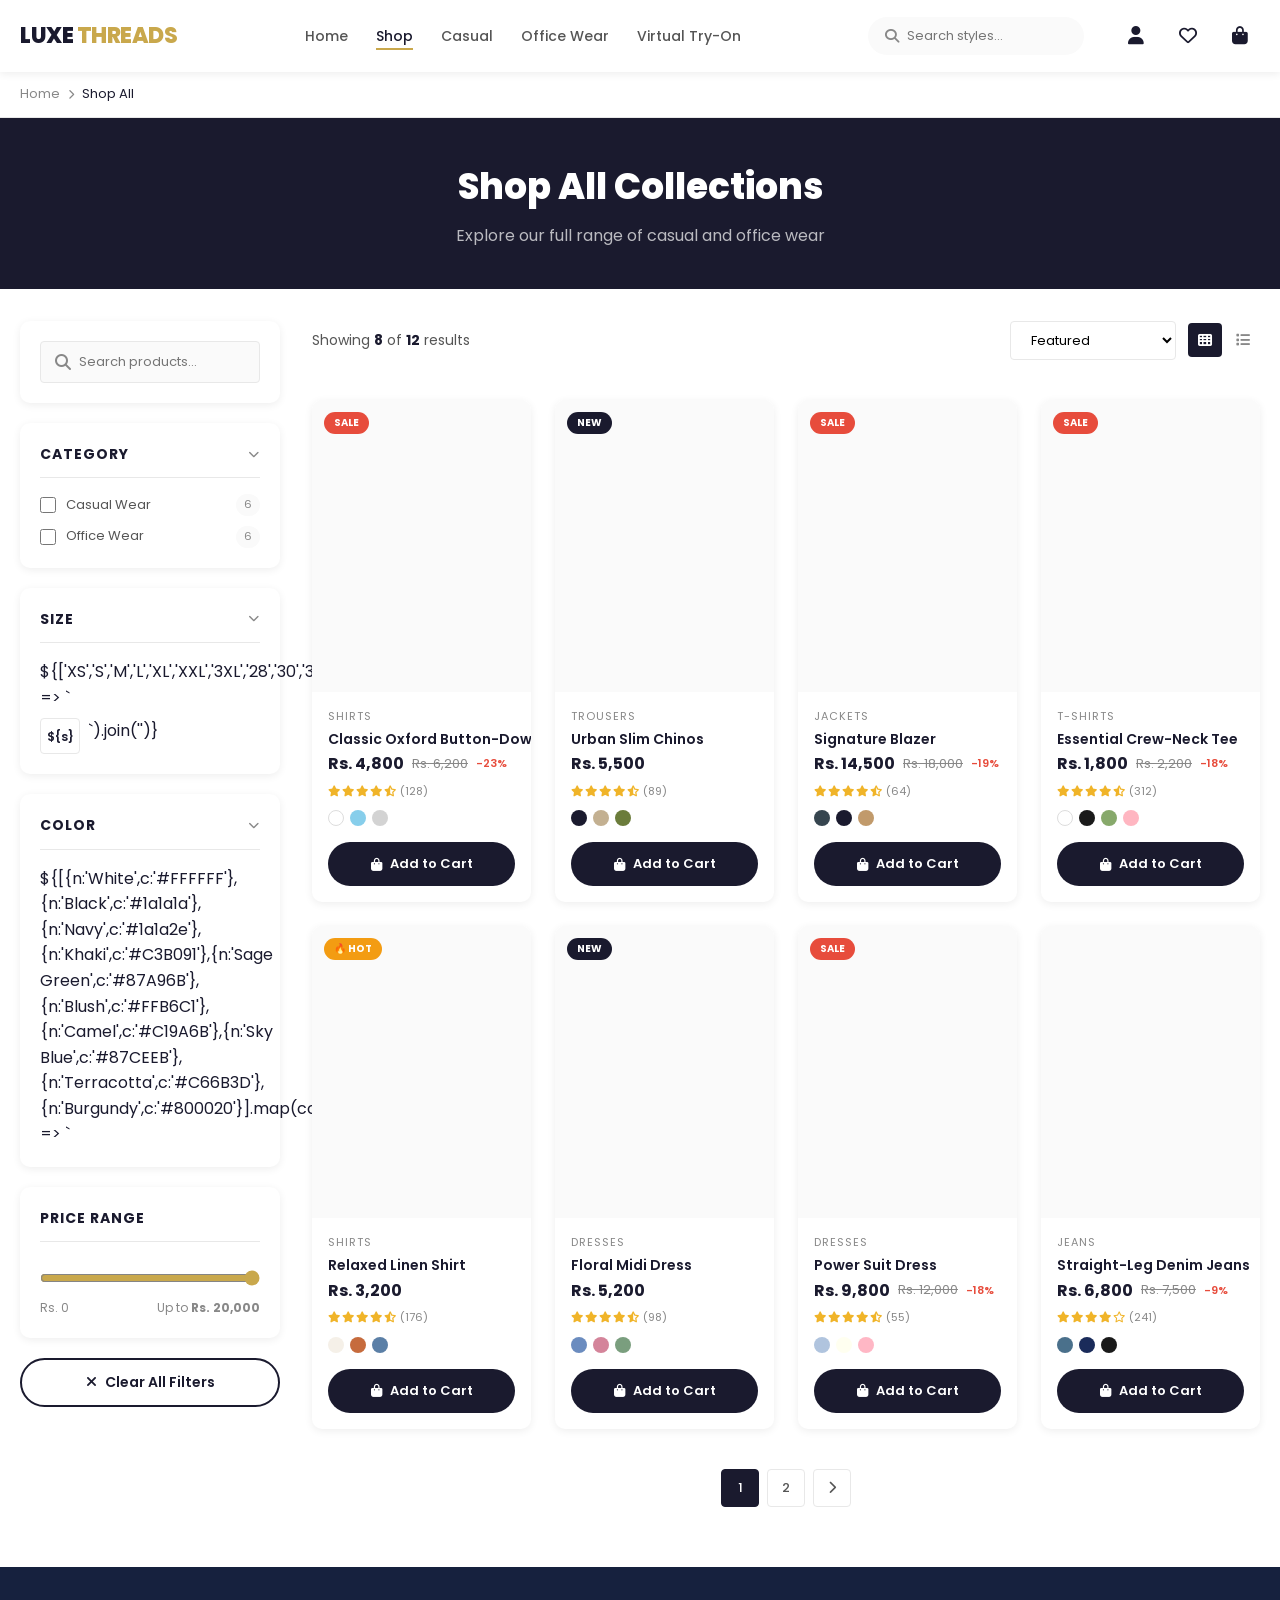
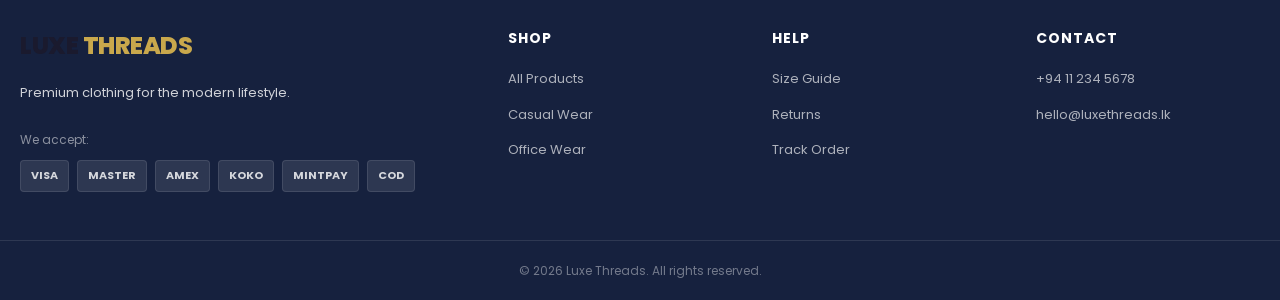
<file: shop.html>
<!DOCTYPE html>
<html lang="en">
<head>
  <meta charset="UTF-8">
  <meta name="viewport" content="width=device-width, initial-scale=1.0">
  <title>Shop All — Luxe Threads</title>
  <link rel="stylesheet" href="css/style.css">
  <link rel="stylesheet" href="https://cdnjs.cloudflare.com/ajax/libs/font-awesome/6.5.1/css/all.min.css">
</head>
<body>
<div class="page-loader"><div class="spinner"></div></div>
<div class="toast-container"></div>

<!-- NAV -->
<nav class="nav">
  <div class="container nav-inner">
    <a href="index.html" class="nav-logo">LUXE <span>THREADS</span></a>
    <ul class="nav-links">
      <li><a href="index.html">Home</a></li>
      <li><a href="shop.html" class="active">Shop</a></li>
      <li><a href="shop.html?category=casual">Casual</a></li>
      <li><a href="shop.html?category=office">Office Wear</a></li>
      <li><a href="virtual-tryon.html">Virtual Try-On</a></li>
    </ul>
    <div class="nav-search">
      <i class="fas fa-search"></i>
      <input type="text" id="nav-search-input" placeholder="Search styles…">
    </div>
    <div class="nav-actions">
      <a href="account.html" class="nav-icon-btn nav-account-btn" title="Account"><i class="fas fa-user"></i></a>
      <a href="account.html#wishlist" class="nav-icon-btn" title="Wishlist">
        <i class="far fa-heart"></i><span class="badge wishlist-count" style="display:none">0</span>
      </a>
      <a href="cart.html" class="nav-icon-btn" title="Cart">
        <i class="fas fa-shopping-bag"></i><span class="badge cart-count" style="display:none">0</span>
      </a>
    </div>
    <div class="nav-hamburger" id="hamburger"><span></span><span></span><span></span></div>
  </div>
</nav>
<div class="nav-mobile" id="mobile-nav">
  <ul class="nav-mobile-links">
    <li><a href="index.html"><i class="fas fa-home" style="width:20px"></i> Home</a></li>
    <li><a href="shop.html"><i class="fas fa-store" style="width:20px"></i> Shop All</a></li>
    <li><a href="shop.html?category=casual"><i class="fas fa-tshirt" style="width:20px"></i> Casual Wear</a></li>
    <li><a href="shop.html?category=office"><i class="fas fa-briefcase" style="width:20px"></i> Office Wear</a></li>
    <li><a href="virtual-tryon.html"><i class="fas fa-camera" style="width:20px"></i> Virtual Try-On</a></li>
    <li><a href="cart.html"><i class="fas fa-shopping-bag" style="width:20px"></i> Cart</a></li>
  </ul>
</div>

<!-- BREADCRUMB -->
<div class="breadcrumb bg-light" style="padding:12px 0">
  <div class="container">
    <ul class="flex" style="gap:8px;align-items:center;font-size:13px;color:var(--text-light)">
      <li><a href="index.html">Home</a></li>
      <li><i class="fas fa-chevron-right" style="font-size:10px"></i></li>
      <li style="color:var(--text-dark)">Shop All</li>
    </ul>
  </div>
</div>

<!-- SHOP BANNER -->
<div style="background:var(--primary);padding:40px 0;text-align:center;color:#fff">
  <h1 style="font-size:36px;font-weight:800">Shop All Collections</h1>
  <p style="color:rgba(255,255,255,0.7);margin-top:8px">Explore our full range of casual and office wear</p>
</div>

<!-- MAIN -->
<div class="container">
  <div class="shop-layout">

    <!-- SIDEBAR -->
    <aside class="shop-sidebar">
      <!-- Search -->
      <div class="filter-panel">
        <div style="display:flex;align-items:center;gap:8px;background:var(--bg-light);border:1px solid var(--border);border-radius:var(--radius-sm);padding:10px 14px">
          <i class="fas fa-search" style="color:var(--text-light)"></i>
          <input type="text" id="search-input" placeholder="Search products..." style="border:none;background:none;outline:none;font-size:13px;width:100%">
        </div>
      </div>

      <!-- Category Filter -->
      <div class="filter-panel">
        <h3><span>Category</span> <i class="fas fa-chevron-down" style="font-size:11px;color:var(--text-light)"></i></h3>
        <div class="filter-options">
          <label class="filter-option"><input type="checkbox" class="filter-category" value="casual"><label>Casual Wear <span>6</span></label></label>
          <label class="filter-option"><input type="checkbox" class="filter-category" value="office"><label>Office Wear <span>6</span></label></label>
        </div>
      </div>

      <!-- Size Filter -->
      <div class="filter-panel">
        <h3><span>Size</span> <i class="fas fa-chevron-down" style="font-size:11px;color:var(--text-light)"></i></h3>
        <div style="display:flex;flex-wrap:wrap;gap:8px">
          ${['XS','S','M','L','XL','XXL','3XL','28','30','32','34','36','38'].map(s => `
          <label style="display:flex;align-items:center">
            <input type="checkbox" class="filter-size" value="${s}" style="display:none">
            <span style="display:inline-flex;align-items:center;justify-content:center;width:40px;height:36px;border:1.5px solid var(--border);border-radius:4px;font-size:12px;font-weight:600;cursor:pointer;transition:var(--transition)"
              onclick="this.closest('label').querySelector('input').click();this.style.background=this.closest('label').querySelector('input').checked?'var(--primary)':'#fff';this.style.color=this.closest('label').querySelector('input').checked?'#fff':'var(--text-medium)';this.style.borderColor=this.closest('label').querySelector('input').checked?'var(--primary)':'var(--border)'">${s}</span>
          </label>`).join('')}
        </div>
      </div>

      <!-- Color Filter -->
      <div class="filter-panel">
        <h3><span>Color</span> <i class="fas fa-chevron-down" style="font-size:11px;color:var(--text-light)"></i></h3>
        <div class="color-filter">
          ${[{n:'White',c:'#FFFFFF'},{n:'Black',c:'#1a1a1a'},{n:'Navy',c:'#1a1a2e'},{n:'Khaki',c:'#C3B091'},{n:'Sage Green',c:'#87A96B'},{n:'Blush',c:'#FFB6C1'},{n:'Camel',c:'#C19A6B'},{n:'Sky Blue',c:'#87CEEB'},{n:'Terracotta',c:'#C66B3D'},{n:'Burgundy',c:'#800020'}].map(col => `
          <div class="color-filter-item">
            <input type="checkbox" class="filter-color" id="col-${col.n.replace(/\s/g,'')}" value="${col.n}">
            <label for="col-${col.n.replace(/\s/g,'')}" style="background:${col.c};${col.c==='#FFFFFF'?'border:2px solid #ddd':''}" title="${col.n}"></label>
          </div>`).join('')}
        </div>
      </div>

      <!-- Price Range -->
      <div class="filter-panel">
        <h3><span>Price Range</span></h3>
        <div class="price-range">
          <input type="range" id="price-range" class="range-slider" min="0" max="20000" value="20000" step="500">
          <div style="display:flex;justify-content:space-between;font-size:12px;color:var(--text-light)">
            <span>Rs. 0</span>
            <span>Up to <strong id="price-max-display">Rs. 20,000</strong></span>
          </div>
        </div>
      </div>

      <button class="btn btn-outline btn-full" id="clear-filters"><i class="fas fa-times"></i> Clear All Filters</button>
    </aside>

    <!-- PRODUCTS -->
    <div>
      <div class="shop-top">
        <div class="shop-top-left" id="result-count">Loading products...</div>
        <div class="shop-top-right">
          <button class="btn btn-sm btn-outline" id="mobile-filter-btn" style="display:none">
            <i class="fas fa-sliders-h"></i> Filter
          </button>
          <select id="sort-select" class="sort-select">
            <option value="featured">Featured</option>
            <option value="newest">Newest</option>
            <option value="price-low">Price: Low to High</option>
            <option value="price-high">Price: High to Low</option>
            <option value="rating">Best Rated</option>
            <option value="discount">Biggest Discount</option>
          </select>
          <div class="view-toggle">
            <button class="view-btn active" data-view="grid" title="Grid View"><i class="fas fa-th"></i></button>
            <button class="view-btn" data-view="list" title="List View"><i class="fas fa-list"></i></button>
          </div>
        </div>
      </div>
      <div class="active-filters" id="active-filters"></div>
      <div class="products-grid" id="products-grid"></div>
      <div class="pagination" id="pagination"></div>
    </div>
  </div>
</div>

<!-- QUICK VIEW MODAL -->
<div class="modal-overlay" id="quickview-modal">
  <div class="modal modal-lg">
    <div class="modal-header">
      <h3>Quick View</h3>
      <button class="modal-close"><i class="fas fa-times"></i></button>
    </div>
    <div class="modal-body" id="quickview-body"></div>
  </div>
</div>

<!-- FOOTER -->
<footer>
  <div class="container">
    <div class="footer-grid">
      <div class="footer-brand">
        <div class="nav-logo">LUXE <span>THREADS</span></div>
        <p>Premium clothing for the modern lifestyle.</p>
        <div class="footer-payments">
          <p>We accept:</p>
          <div class="payment-icons">
            <span class="payment-icon">VISA</span><span class="payment-icon">MASTER</span>
            <span class="payment-icon">AMEX</span><span class="payment-icon">KOKO</span>
            <span class="payment-icon">MINTPAY</span><span class="payment-icon">COD</span>
          </div>
        </div>
      </div>
      <div class="footer-col"><h4>Shop</h4><ul><li><a href="shop.html">All Products</a></li><li><a href="shop.html?category=casual">Casual Wear</a></li><li><a href="shop.html?category=office">Office Wear</a></li></ul></div>
      <div class="footer-col"><h4>Help</h4><ul><li><a href="#">Size Guide</a></li><li><a href="#">Returns</a></li><li><a href="#">Track Order</a></li></ul></div>
      <div class="footer-col"><h4>Contact</h4><ul><li><a href="#">+94 11 234 5678</a></li><li><a href="#">hello@luxethreads.lk</a></li></ul></div>
    </div>
  </div>
  <div class="footer-bottom"><div class="container"><p>© 2026 Luxe Threads. All rights reserved.</p></div></div>
</footer>

<script src="js/data.js"></script>
<script src="js/main.js"></script>
<script src="js/shop.js"></script>
<script>
document.addEventListener('DOMContentLoaded', () => {
  const mobileFilterBtn = document.getElementById('mobile-filter-btn');
  if (window.innerWidth <= 768 && mobileFilterBtn) mobileFilterBtn.style.display = 'inline-flex';
});
</script>
</body>
</html>
</file>
<file: css/style.css>
/* =============================================
   LUXE THREADS - Complete Stylesheet
   ============================================= */

@import url('https://fonts.googleapis.com/css2?family=Poppins:wght@300;400;500;600;700;800&display=swap');

:root {
  --primary: #1a1a2e;
  --secondary: #16213e;
  --accent: #c9a84c;
  --accent-light: #e8c97e;
  --accent-dark: #a8882a;
  --text-dark: #1a1a2e;
  --text-medium: #555;
  --text-light: #888;
  --bg-light: #fafafa;
  --bg-white: #ffffff;
  --bg-dark: #1a1a2e;
  --border: #e8e8e8;
  --success: #27ae60;
  --warning: #f39c12;
  --error: #e74c3c;
  --info: #2980b9;
  --shadow-sm: 0 2px 8px rgba(0,0,0,0.07);
  --shadow-md: 0 4px 20px rgba(0,0,0,0.10);
  --shadow-lg: 0 8px 40px rgba(0,0,0,0.14);
  --radius-sm: 4px;
  --radius-md: 10px;
  --radius-lg: 18px;
  --radius-full: 9999px;
  --transition: all 0.28s ease;
  --font: 'Poppins', sans-serif;
  --nav-height: 72px;
}

*, *::before, *::after { margin: 0; padding: 0; box-sizing: border-box; }
html { scroll-behavior: smooth; }
body { font-family: var(--font); color: var(--text-dark); background: var(--bg-white); line-height: 1.6; overflow-x: hidden; }
a { text-decoration: none; color: inherit; }
ul { list-style: none; }
img { max-width: 100%; display: block; }
input, select, textarea, button { font-family: var(--font); }
button { cursor: pointer; border: none; background: none; }

/* ---- SCROLLBAR ---- */
::-webkit-scrollbar { width: 6px; }
::-webkit-scrollbar-track { background: #f1f1f1; }
::-webkit-scrollbar-thumb { background: var(--accent); border-radius: 3px; }

/* ---- UTILITY ---- */
.container { max-width: 1280px; margin: 0 auto; padding: 0 20px; }
.flex { display: flex; }
.flex-center { display: flex; align-items: center; justify-content: center; }
.flex-between { display: flex; align-items: center; justify-content: space-between; }
.grid { display: grid; }
.text-center { text-align: center; }
.text-accent { color: var(--accent); }
.fw-600 { font-weight: 600; }
.fw-700 { font-weight: 700; }
.mt-1 { margin-top: 8px; }
.mt-2 { margin-top: 16px; }
.mt-3 { margin-top: 24px; }
.mb-2 { margin-bottom: 16px; }
.hidden { display: none !important; }
.badge { display: inline-flex; align-items: center; justify-content: center; background: var(--accent); color: #fff; border-radius: var(--radius-full); font-size: 10px; font-weight: 700; min-width: 18px; height: 18px; padding: 0 4px; }
.badge-primary { background: var(--primary); }
.badge-success { background: var(--success); }
.badge-error { background: var(--error); }

/* ---- BUTTONS ---- */
.btn { display: inline-flex; align-items: center; gap: 8px; padding: 12px 28px; border-radius: var(--radius-full); font-size: 14px; font-weight: 600; transition: var(--transition); cursor: pointer; border: 2px solid transparent; }
.btn-primary { background: var(--primary); color: #fff; }
.btn-primary:hover { background: var(--secondary); transform: translateY(-1px); box-shadow: var(--shadow-md); }
.btn-accent { background: var(--accent); color: #fff; }
.btn-accent:hover { background: var(--accent-dark); transform: translateY(-1px); box-shadow: var(--shadow-md); }
.btn-outline { background: transparent; border-color: var(--primary); color: var(--primary); }
.btn-outline:hover { background: var(--primary); color: #fff; }
.btn-outline-accent { background: transparent; border-color: var(--accent); color: var(--accent); }
.btn-outline-accent:hover { background: var(--accent); color: #fff; }
.btn-white { background: #fff; color: var(--primary); }
.btn-white:hover { background: var(--accent); color: #fff; }
.btn-sm { padding: 8px 18px; font-size: 12px; }
.btn-lg { padding: 16px 40px; font-size: 16px; }
.btn-icon { width: 40px; height: 40px; padding: 0; border-radius: 50%; display: inline-flex; align-items: center; justify-content: center; }
.btn-full { width: 100%; justify-content: center; }
.btn:disabled { opacity: 0.6; cursor: not-allowed; transform: none !important; }

/* ---- NAVIGATION ---- */
.nav { position: sticky; top: 0; z-index: 1000; background: #fff; box-shadow: var(--shadow-sm); transition: var(--transition); }
.nav.scrolled { box-shadow: var(--shadow-md); }
.nav-inner { height: var(--nav-height); display: flex; align-items: center; gap: 32px; }
.nav-logo { font-size: 22px; font-weight: 800; color: var(--primary); letter-spacing: -0.5px; flex-shrink: 0; }
.nav-logo span { color: var(--accent); }
.nav-links { display: flex; gap: 28px; flex: 1; justify-content: center; }
.nav-links a { font-size: 14px; font-weight: 500; color: var(--text-medium); position: relative; padding: 4px 0; transition: var(--transition); }
.nav-links a::after { content: ''; position: absolute; bottom: 0; left: 0; width: 0; height: 2px; background: var(--accent); transition: var(--transition); }
.nav-links a:hover, .nav-links a.active { color: var(--primary); }
.nav-links a:hover::after, .nav-links a.active::after { width: 100%; }
.nav-actions { display: flex; align-items: center; gap: 12px; flex-shrink: 0; }
.nav-search { display: flex; align-items: center; gap: 8px; background: var(--bg-light); border-radius: var(--radius-full); padding: 8px 16px; border: 1px solid transparent; transition: var(--transition); }
.nav-search:focus-within { border-color: var(--accent); }
.nav-search input { border: none; background: none; outline: none; font-size: 13px; width: 160px; }
.nav-search i { color: var(--text-light); font-size: 14px; }
.nav-icon-btn { position: relative; width: 40px; height: 40px; display: flex; align-items: center; justify-content: center; border-radius: 50%; transition: var(--transition); color: var(--text-dark); font-size: 18px; }
.nav-icon-btn:hover { background: var(--bg-light); color: var(--accent); }
.nav-icon-btn .badge { position: absolute; top: 2px; right: 2px; font-size: 9px; min-width: 16px; height: 16px; }
.nav-hamburger { display: none; flex-direction: column; gap: 5px; cursor: pointer; }
.nav-hamburger span { display: block; width: 24px; height: 2px; background: var(--primary); transition: var(--transition); border-radius: 2px; }
.nav-mobile { display: none; position: fixed; top: var(--nav-height); left: 0; right: 0; bottom: 0; background: #fff; z-index: 999; padding: 24px; overflow-y: auto; }
.nav-mobile.open { display: block; }
.nav-mobile-links { display: flex; flex-direction: column; gap: 4px; }
.nav-mobile-links a { font-size: 16px; font-weight: 500; padding: 14px 8px; border-bottom: 1px solid var(--border); color: var(--text-dark); }

/* ---- HERO ---- */
.hero { min-height: calc(100vh - var(--nav-height)); background: linear-gradient(135deg, var(--primary) 0%, var(--secondary) 60%, #0f3460 100%); display: flex; align-items: center; position: relative; overflow: hidden; }
.hero::before { content: ''; position: absolute; top: -50%; right: -10%; width: 600px; height: 600px; background: radial-gradient(circle, rgba(201,168,76,0.15) 0%, transparent 70%); }
.hero-content { position: relative; z-index: 1; color: #fff; max-width: 600px; }
.hero-tag { display: inline-flex; align-items: center; gap: 8px; background: rgba(201,168,76,0.2); border: 1px solid rgba(201,168,76,0.4); color: var(--accent-light); padding: 6px 16px; border-radius: var(--radius-full); font-size: 13px; font-weight: 500; margin-bottom: 20px; }
.hero h1 { font-size: clamp(36px, 5vw, 64px); font-weight: 800; line-height: 1.1; margin-bottom: 20px; }
.hero h1 span { color: var(--accent-light); }
.hero p { font-size: 17px; color: rgba(255,255,255,0.75); margin-bottom: 36px; line-height: 1.7; }
.hero-actions { display: flex; gap: 16px; flex-wrap: wrap; }
.hero-stats { display: flex; gap: 40px; margin-top: 56px; }
.hero-stat { }
.hero-stat .num { font-size: 28px; font-weight: 800; color: var(--accent-light); }
.hero-stat .label { font-size: 12px; color: rgba(255,255,255,0.6); }
.hero-img { position: absolute; right: 5%; top: 50%; transform: translateY(-50%); width: 40%; max-width: 500px; }

/* ---- SECTION HEADER ---- */
.section-header { text-align: center; margin-bottom: 48px; }
.section-tag { display: inline-block; background: rgba(201,168,76,0.12); color: var(--accent-dark); padding: 5px 16px; border-radius: var(--radius-full); font-size: 12px; font-weight: 600; text-transform: uppercase; letter-spacing: 1px; margin-bottom: 12px; }
.section-header h2 { font-size: clamp(26px, 3.5vw, 40px); font-weight: 800; color: var(--primary); }
.section-header p { font-size: 15px; color: var(--text-medium); margin-top: 8px; max-width: 500px; margin-left: auto; margin-right: auto; }
section { padding: 80px 0; }
section.bg-light { background: var(--bg-light); }
section.bg-dark { background: var(--primary); color: #fff; }

/* ---- CATEGORY CARDS ---- */
.category-grid { display: grid; grid-template-columns: repeat(4, 1fr); gap: 20px; }
.category-card { position: relative; border-radius: var(--radius-lg); overflow: hidden; aspect-ratio: 3/4; cursor: pointer; }
.category-card img { width: 100%; height: 100%; object-fit: cover; transition: transform 0.4s ease; }
.category-card:hover img { transform: scale(1.06); }
.category-card-overlay { position: absolute; inset: 0; background: linear-gradient(to top, rgba(26,26,46,0.8) 0%, transparent 60%); display: flex; flex-direction: column; justify-content: flex-end; padding: 24px; color: #fff; }
.category-card-overlay h3 { font-size: 18px; font-weight: 700; }
.category-card-overlay span { font-size: 12px; color: rgba(255,255,255,0.7); }
.category-card-overlay .btn { margin-top: 12px; padding: 8px 20px; font-size: 12px; }
.category-card.large { grid-row: span 2; }

/* ---- PRODUCT CARDS ---- */
.products-grid { display: grid; grid-template-columns: repeat(4, 1fr); gap: 24px; }
.product-card { background: #fff; border-radius: var(--radius-md); overflow: hidden; box-shadow: var(--shadow-sm); transition: var(--transition); position: relative; }
.product-card:hover { transform: translateY(-4px); box-shadow: var(--shadow-md); }
.product-card-img { position: relative; aspect-ratio: 3/4; overflow: hidden; background: var(--bg-light); }
.product-card-img img { width: 100%; height: 100%; object-fit: cover; transition: transform 0.4s ease; }
.product-card:hover .product-card-img img { transform: scale(1.04); }
.product-card-badges { position: absolute; top: 12px; left: 12px; display: flex; flex-direction: column; gap: 6px; }
.product-badge { padding: 3px 10px; border-radius: var(--radius-full); font-size: 10px; font-weight: 700; text-transform: uppercase; }
.product-badge.new { background: var(--primary); color: #fff; }
.product-badge.sale { background: var(--error); color: #fff; }
.product-badge.hot { background: var(--warning); color: #fff; }
.product-card-actions { position: absolute; top: 12px; right: 12px; display: flex; flex-direction: column; gap: 8px; opacity: 0; transform: translateX(10px); transition: var(--transition); }
.product-card:hover .product-card-actions { opacity: 1; transform: translateX(0); }
.product-card-actions button { width: 36px; height: 36px; background: #fff; border-radius: 50%; display: flex; align-items: center; justify-content: center; font-size: 14px; box-shadow: var(--shadow-sm); transition: var(--transition); color: var(--text-dark); }
.product-card-actions button:hover { background: var(--accent); color: #fff; }
.product-card-actions button.wishlisted { background: var(--error); color: #fff; }
.product-card-info { padding: 16px; }
.product-card-category { font-size: 11px; color: var(--text-light); text-transform: uppercase; letter-spacing: 1px; }
.product-card-name { font-size: 14px; font-weight: 600; margin: 4px 0 8px; color: var(--text-dark); white-space: nowrap; overflow: hidden; text-overflow: ellipsis; }
.product-card-price { display: flex; align-items: center; gap: 8px; }
.price-current { font-size: 16px; font-weight: 700; color: var(--primary); }
.price-original { font-size: 13px; color: var(--text-light); text-decoration: line-through; }
.price-discount { font-size: 11px; font-weight: 600; color: var(--error); }
.product-card-rating { display: flex; align-items: center; gap: 4px; margin-top: 6px; }
.stars { display: flex; gap: 2px; }
.stars i { color: #f0b429; font-size: 11px; }
.rating-count { font-size: 11px; color: var(--text-light); }
.product-card-colors { display: flex; gap: 6px; margin-top: 10px; }
.color-dot { width: 16px; height: 16px; border-radius: 50%; border: 2px solid transparent; cursor: pointer; transition: var(--transition); }
.color-dot.active, .color-dot:hover { border-color: var(--accent); transform: scale(1.2); }
.product-card-footer { padding: 0 16px 16px; }
.product-card-footer .btn { width: 100%; justify-content: center; font-size: 13px; padding: 10px; }

/* ---- PROMO BANNER ---- */
.promo-banner { background: linear-gradient(135deg, var(--accent) 0%, var(--accent-dark) 100%); padding: 60px 0; }
.promo-banner .container { display: flex; align-items: center; justify-content: space-between; gap: 32px; flex-wrap: wrap; }
.promo-text h2 { font-size: 32px; font-weight: 800; color: #fff; }
.promo-text p { color: rgba(255,255,255,0.85); font-size: 15px; margin-top: 8px; }
.promo-timer { display: flex; gap: 12px; }
.timer-box { background: rgba(255,255,255,0.2); backdrop-filter: blur(10px); padding: 12px 16px; border-radius: var(--radius-md); text-align: center; min-width: 64px; color: #fff; }
.timer-box .num { font-size: 28px; font-weight: 800; line-height: 1; }
.timer-box .lbl { font-size: 10px; text-transform: uppercase; letter-spacing: 1px; opacity: 0.8; }

/* ---- FEATURES ---- */
.features-grid { display: grid; grid-template-columns: repeat(4, 1fr); gap: 24px; }
.feature-card { text-align: center; padding: 32px 20px; border-radius: var(--radius-md); background: #fff; box-shadow: var(--shadow-sm); transition: var(--transition); }
.feature-card:hover { transform: translateY(-4px); box-shadow: var(--shadow-md); }
.feature-icon { width: 64px; height: 64px; background: rgba(201,168,76,0.12); border-radius: 50%; display: flex; align-items: center; justify-content: center; margin: 0 auto 16px; font-size: 24px; color: var(--accent); }
.feature-card h3 { font-size: 15px; font-weight: 600; margin-bottom: 8px; }
.feature-card p { font-size: 13px; color: var(--text-light); }

/* ---- NEWSLETTER ---- */
.newsletter { background: var(--primary); padding: 72px 0; }
.newsletter-inner { display: flex; align-items: center; gap: 60px; flex-wrap: wrap; }
.newsletter-text { flex: 1; color: #fff; }
.newsletter-text h2 { font-size: 32px; font-weight: 800; }
.newsletter-text p { color: rgba(255,255,255,0.7); margin-top: 8px; }
.newsletter-form { flex: 1; }
.newsletter-form form { display: flex; gap: 0; }
.newsletter-form input { flex: 1; padding: 14px 20px; border: none; outline: none; border-radius: var(--radius-full) 0 0 var(--radius-full); font-size: 14px; }
.newsletter-form button { padding: 14px 28px; background: var(--accent); color: #fff; font-weight: 600; border-radius: 0 var(--radius-full) var(--radius-full) 0; transition: var(--transition); }
.newsletter-form button:hover { background: var(--accent-dark); }

/* ---- FOOTER ---- */
footer { background: var(--secondary); color: rgba(255,255,255,0.8); padding: 60px 0 0; }
.footer-grid { display: grid; grid-template-columns: 2fr 1fr 1fr 1fr; gap: 40px; }
.footer-brand .nav-logo { font-size: 24px; margin-bottom: 16px; }
.footer-brand p { font-size: 13px; line-height: 1.8; max-width: 280px; }
.footer-social { display: flex; gap: 12px; margin-top: 20px; }
.footer-social a { width: 36px; height: 36px; background: rgba(255,255,255,0.1); border-radius: 50%; display: flex; align-items: center; justify-content: center; font-size: 14px; transition: var(--transition); }
.footer-social a:hover { background: var(--accent); color: #fff; }
.footer-col h4 { font-size: 14px; font-weight: 700; color: #fff; margin-bottom: 16px; text-transform: uppercase; letter-spacing: 1px; }
.footer-col ul li { margin-bottom: 10px; }
.footer-col ul li a { font-size: 13px; color: rgba(255,255,255,0.65); transition: var(--transition); }
.footer-col ul li a:hover { color: var(--accent-light); padding-left: 4px; }
.footer-payments { margin-top: 24px; }
.footer-payments p { font-size: 12px; color: rgba(255,255,255,0.5); margin-bottom: 10px; }
.payment-icons { display: flex; gap: 8px; flex-wrap: wrap; }
.payment-icon { background: rgba(255,255,255,0.1); border-radius: var(--radius-sm); padding: 6px 10px; font-size: 11px; font-weight: 700; color: rgba(255,255,255,0.8); border: 1px solid rgba(255,255,255,0.1); }
.footer-bottom { margin-top: 48px; border-top: 1px solid rgba(255,255,255,0.1); padding: 20px 0; display: flex; align-items: center; justify-content: space-between; flex-wrap: wrap; gap: 12px; }
.footer-bottom p { font-size: 12px; color: rgba(255,255,255,0.4); }

/* ---- BREADCRUMB ---- */
.breadcrumb { padding: 16px 0; border-bottom: 1px solid var(--border); }
.breadcrumb ul { display: flex; align-items: center; gap: 8px; }
.breadcrumb ul li { font-size: 13px; color: var(--text-light); }
.breadcrumb ul li a { color: var(--text-light); transition: var(--transition); }
.breadcrumb ul li a:hover { color: var(--accent); }
.breadcrumb ul li i { font-size: 10px; }

/* ---- SHOP PAGE ---- */
.shop-layout { display: grid; grid-template-columns: 260px 1fr; gap: 32px; padding-top: 32px; padding-bottom: 60px; }
.shop-sidebar { }
.filter-panel { background: #fff; border-radius: var(--radius-md); padding: 20px; box-shadow: var(--shadow-sm); margin-bottom: 20px; }
.filter-panel h3 { font-size: 14px; font-weight: 700; text-transform: uppercase; letter-spacing: 1px; margin-bottom: 16px; padding-bottom: 12px; border-bottom: 1px solid var(--border); display: flex; align-items: center; justify-content: space-between; cursor: pointer; }
.filter-options { display: flex; flex-direction: column; gap: 10px; }
.filter-option { display: flex; align-items: center; gap: 10px; cursor: pointer; }
.filter-option input[type="checkbox"] { width: 16px; height: 16px; accent-color: var(--accent); cursor: pointer; }
.filter-option label { font-size: 13px; color: var(--text-medium); cursor: pointer; flex: 1; display: flex; align-items: center; justify-content: space-between; }
.filter-option label span { background: var(--bg-light); padding: 2px 8px; border-radius: var(--radius-full); font-size: 11px; color: var(--text-light); }
.color-filter { display: grid; grid-template-columns: repeat(5, 1fr); gap: 8px; }
.color-filter-item { position: relative; }
.color-filter-item input { position: absolute; opacity: 0; }
.color-filter-item label { display: block; width: 28px; height: 28px; border-radius: 50%; cursor: pointer; border: 3px solid transparent; transition: var(--transition); }
.color-filter-item input:checked + label { border-color: var(--accent); }
.price-range { }
.price-inputs { display: flex; gap: 10px; margin-top: 12px; }
.price-inputs input { flex: 1; padding: 8px 10px; border: 1px solid var(--border); border-radius: var(--radius-sm); font-size: 13px; outline: none; }
.price-inputs input:focus { border-color: var(--accent); }
.range-slider { width: 100%; accent-color: var(--accent); margin: 12px 0; }
.shop-top { display: flex; align-items: center; justify-content: space-between; margin-bottom: 24px; flex-wrap: wrap; gap: 12px; }
.shop-top-left { font-size: 14px; color: var(--text-medium); }
.shop-top-left strong { color: var(--text-dark); }
.shop-top-right { display: flex; align-items: center; gap: 12px; }
.sort-select { padding: 8px 16px; border: 1px solid var(--border); border-radius: var(--radius-sm); font-size: 13px; outline: none; font-family: var(--font); background: #fff; cursor: pointer; }
.view-toggle { display: flex; gap: 4px; }
.view-btn { width: 34px; height: 34px; display: flex; align-items: center; justify-content: center; border-radius: var(--radius-sm); font-size: 14px; color: var(--text-light); transition: var(--transition); }
.view-btn.active, .view-btn:hover { background: var(--primary); color: #fff; }
.products-grid.list-view { grid-template-columns: 1fr; }
.products-grid.list-view .product-card { display: grid; grid-template-columns: 220px 1fr; }
.products-grid.list-view .product-card-img { aspect-ratio: auto; height: 260px; }
.products-grid.list-view .product-card-info { padding: 24px; }
.active-filters { display: flex; gap: 8px; flex-wrap: wrap; margin-bottom: 16px; }
.filter-tag { display: flex; align-items: center; gap: 6px; background: var(--bg-light); border: 1px solid var(--border); padding: 4px 12px; border-radius: var(--radius-full); font-size: 12px; color: var(--text-medium); }
.filter-tag button { font-size: 14px; color: var(--text-light); transition: var(--transition); line-height: 1; }
.filter-tag button:hover { color: var(--error); }
.pagination { display: flex; gap: 8px; justify-content: center; margin-top: 40px; }
.pagination button { width: 38px; height: 38px; border-radius: var(--radius-sm); font-size: 13px; font-weight: 500; border: 1px solid var(--border); background: #fff; color: var(--text-medium); transition: var(--transition); display: flex; align-items: center; justify-content: center; }
.pagination button.active, .pagination button:hover { background: var(--primary); color: #fff; border-color: var(--primary); }

/* ---- PRODUCT DETAIL ---- */
.product-layout { display: grid; grid-template-columns: 1fr 1fr; gap: 60px; padding: 40px 0; }
.product-gallery { }
.gallery-main { border-radius: var(--radius-lg); overflow: hidden; aspect-ratio: 3/4; background: var(--bg-light); position: relative; }
.gallery-main img { width: 100%; height: 100%; object-fit: cover; }
.gallery-main-badge { position: absolute; top: 16px; left: 16px; }
.gallery-thumbs { display: grid; grid-template-columns: repeat(4, 1fr); gap: 10px; margin-top: 12px; }
.gallery-thumb { aspect-ratio: 1; border-radius: var(--radius-sm); overflow: hidden; cursor: pointer; border: 2px solid transparent; transition: var(--transition); background: var(--bg-light); }
.gallery-thumb img { width: 100%; height: 100%; object-fit: cover; }
.gallery-thumb.active, .gallery-thumb:hover { border-color: var(--accent); }
.product-info { }
.product-category-tag { font-size: 12px; color: var(--accent); font-weight: 600; text-transform: uppercase; letter-spacing: 1px; }
.product-info h1 { font-size: clamp(22px, 3vw, 32px); font-weight: 800; margin: 8px 0 16px; line-height: 1.2; }
.product-rating-row { display: flex; align-items: center; gap: 12px; margin-bottom: 20px; }
.product-rating-row .stars i { font-size: 14px; }
.product-rating-row .rating-num { font-size: 15px; font-weight: 700; }
.product-rating-row a { font-size: 13px; color: var(--accent); text-decoration: underline; }
.product-price-row { display: flex; align-items: center; gap: 16px; margin-bottom: 24px; padding-bottom: 24px; border-bottom: 1px solid var(--border); }
.product-price-row .price-current { font-size: 32px; }
.product-price-row .price-original { font-size: 20px; }
.product-description { font-size: 14px; color: var(--text-medium); line-height: 1.8; margin-bottom: 24px; }
.option-label { font-size: 13px; font-weight: 600; text-transform: uppercase; letter-spacing: 0.5px; margin-bottom: 10px; display: flex; align-items: center; justify-content: space-between; }
.option-label a { font-size: 12px; text-transform: none; font-weight: 500; color: var(--accent); text-decoration: underline; letter-spacing: 0; }
.size-options { display: flex; gap: 8px; flex-wrap: wrap; margin-bottom: 20px; }
.size-btn { min-width: 46px; height: 46px; padding: 0 12px; border: 1.5px solid var(--border); border-radius: var(--radius-sm); font-size: 13px; font-weight: 600; color: var(--text-medium); background: #fff; cursor: pointer; transition: var(--transition); }
.size-btn:hover { border-color: var(--primary); color: var(--primary); }
.size-btn.active { background: var(--primary); color: #fff; border-color: var(--primary); }
.size-btn.out-of-stock { opacity: 0.4; text-decoration: line-through; cursor: not-allowed; }
.color-options { display: flex; gap: 10px; flex-wrap: wrap; margin-bottom: 24px; }
.color-option-btn { position: relative; width: 36px; height: 36px; border-radius: 50%; cursor: pointer; border: 3px solid transparent; transition: var(--transition); }
.color-option-btn.active, .color-option-btn:hover { border-color: var(--accent); }
.qty-selector { display: flex; align-items: center; gap: 0; margin-bottom: 24px; width: fit-content; }
.qty-selector button { width: 40px; height: 40px; background: var(--bg-light); border: 1px solid var(--border); font-size: 16px; display: flex; align-items: center; justify-content: center; transition: var(--transition); }
.qty-selector button:first-child { border-radius: var(--radius-sm) 0 0 var(--radius-sm); }
.qty-selector button:last-child { border-radius: 0 var(--radius-sm) var(--radius-sm) 0; }
.qty-selector button:hover { background: var(--primary); color: #fff; }
.qty-selector input { width: 56px; height: 40px; text-align: center; border: 1px solid var(--border); border-left: none; border-right: none; font-size: 14px; font-weight: 600; outline: none; }
.product-actions { display: flex; gap: 12px; flex-wrap: wrap; margin-bottom: 24px; }
.product-actions .btn-primary { flex: 1; min-width: 160px; justify-content: center; }
.product-actions .btn-outline { flex: 0 0 auto; }
.product-actions .btn-outline.wishlisted { background: var(--error); color: #fff; border-color: var(--error); }
.tryon-btn { width: 100%; justify-content: center; margin-bottom: 24px; background: linear-gradient(135deg, #667eea 0%, #764ba2 100%); color: #fff; }
.tryon-btn:hover { opacity: 0.9; transform: translateY(-1px); box-shadow: var(--shadow-md); }
.product-meta { font-size: 13px; color: var(--text-light); display: flex; flex-direction: column; gap: 6px; }
.product-meta span { display: flex; align-items: center; gap: 8px; }
.product-meta span i { color: var(--accent); }
.product-meta strong { color: var(--text-dark); }
.product-share { display: flex; align-items: center; gap: 12px; margin-top: 20px; padding-top: 20px; border-top: 1px solid var(--border); }
.product-share span { font-size: 13px; font-weight: 600; }
.product-share a { width: 34px; height: 34px; border-radius: 50%; background: var(--bg-light); display: flex; align-items: center; justify-content: center; font-size: 14px; transition: var(--transition); }
.product-share a:hover { background: var(--accent); color: #fff; }

/* ---- TABS ---- */
.product-tabs { margin-top: 60px; }
.tab-nav { display: flex; gap: 0; border-bottom: 2px solid var(--border); }
.tab-btn { padding: 14px 28px; font-size: 14px; font-weight: 600; color: var(--text-light); background: none; border: none; cursor: pointer; position: relative; transition: var(--transition); }
.tab-btn::after { content: ''; position: absolute; bottom: -2px; left: 0; width: 0; height: 2px; background: var(--accent); transition: var(--transition); }
.tab-btn.active { color: var(--primary); }
.tab-btn.active::after, .tab-btn:hover::after { width: 100%; }
.tab-content { display: none; padding: 32px 0; }
.tab-content.active { display: block; }

/* ---- SIZE CHART ---- */
.size-chart table { width: 100%; border-collapse: collapse; font-size: 13px; }
.size-chart th { background: var(--primary); color: #fff; padding: 12px 16px; text-align: center; font-weight: 600; font-size: 12px; text-transform: uppercase; }
.size-chart td { padding: 10px 16px; text-align: center; border-bottom: 1px solid var(--border); color: var(--text-medium); }
.size-chart tr:nth-child(even) td { background: var(--bg-light); }
.size-chart tr.highlighted td { background: rgba(201,168,76,0.12); font-weight: 600; color: var(--text-dark); }
.size-chart-tips { margin-top: 20px; display: grid; grid-template-columns: repeat(3, 1fr); gap: 16px; }
.size-tip { display: flex; gap: 12px; align-items: flex-start; }
.size-tip i { color: var(--accent); font-size: 20px; flex-shrink: 0; margin-top: 2px; }
.size-tip div h4 { font-size: 13px; font-weight: 600; margin-bottom: 4px; }
.size-tip div p { font-size: 12px; color: var(--text-light); }

/* ---- REVIEWS ---- */
.reviews-summary { display: grid; grid-template-columns: 200px 1fr; gap: 40px; margin-bottom: 40px; padding-bottom: 40px; border-bottom: 1px solid var(--border); }
.review-score { text-align: center; }
.review-score .big-rating { font-size: 64px; font-weight: 800; line-height: 1; color: var(--primary); }
.review-score .stars { justify-content: center; margin: 8px 0; }
.review-score .stars i { font-size: 18px; }
.review-score p { font-size: 13px; color: var(--text-light); }
.review-bars { flex: 1; display: flex; flex-direction: column; gap: 10px; justify-content: center; }
.review-bar-row { display: flex; align-items: center; gap: 12px; font-size: 12px; }
.review-bar-row span:first-child { width: 40px; color: var(--text-light); text-align: right; flex-shrink: 0; }
.review-bar-row span:last-child { width: 30px; color: var(--text-light); flex-shrink: 0; }
.review-bar { flex: 1; height: 8px; background: var(--border); border-radius: 4px; overflow: hidden; }
.review-bar-fill { height: 100%; background: var(--accent); border-radius: 4px; transition: width 1s ease; }
.review-list { display: flex; flex-direction: column; gap: 24px; }
.review-item { padding: 24px; border: 1px solid var(--border); border-radius: var(--radius-md); background: #fff; }
.review-header { display: flex; align-items: flex-start; justify-content: space-between; margin-bottom: 12px; }
.reviewer-info { display: flex; align-items: center; gap: 12px; }
.reviewer-avatar { width: 44px; height: 44px; border-radius: 50%; background: var(--accent); color: #fff; display: flex; align-items: center; justify-content: center; font-size: 16px; font-weight: 700; flex-shrink: 0; }
.reviewer-name { font-weight: 600; font-size: 14px; }
.reviewer-date { font-size: 12px; color: var(--text-light); }
.verified-badge { display: flex; align-items: center; gap: 4px; background: rgba(39,174,96,0.12); color: var(--success); padding: 3px 10px; border-radius: var(--radius-full); font-size: 11px; font-weight: 600; }
.review-text { font-size: 13px; color: var(--text-medium); line-height: 1.7; margin-bottom: 12px; }
.review-photos { display: flex; gap: 8px; flex-wrap: wrap; margin-bottom: 12px; }
.review-photo { width: 72px; height: 72px; border-radius: var(--radius-sm); overflow: hidden; cursor: pointer; }
.review-photo img { width: 100%; height: 100%; object-fit: cover; }
.review-helpful { display: flex; align-items: center; gap: 10px; font-size: 12px; color: var(--text-light); }
.review-helpful button { padding: 4px 12px; border: 1px solid var(--border); border-radius: var(--radius-full); font-size: 12px; transition: var(--transition); }
.review-helpful button:hover { border-color: var(--accent); color: var(--accent); }
.add-review { margin-top: 40px; padding: 32px; background: var(--bg-light); border-radius: var(--radius-md); }
.add-review h3 { font-size: 18px; font-weight: 700; margin-bottom: 20px; }
.add-review .notice { display: flex; gap: 10px; align-items: center; background: rgba(41,128,185,0.1); border: 1px solid rgba(41,128,185,0.3); color: var(--info); padding: 12px 16px; border-radius: var(--radius-sm); margin-bottom: 20px; font-size: 13px; }
.star-rating-input { display: flex; gap: 6px; margin-bottom: 16px; }
.star-rating-input i { font-size: 24px; color: var(--border); cursor: pointer; transition: var(--transition); }
.star-rating-input i.active, .star-rating-input i:hover ~ i, .star-rating-input:hover i { color: #f0b429; }
.star-rating-input:hover i { color: #f0b429; }
.star-rating-input i:hover ~ i { color: var(--border); }

/* ---- CART ---- */
.cart-layout { display: grid; grid-template-columns: 1fr 360px; gap: 32px; padding: 40px 0 60px; }
.cart-table { background: #fff; border-radius: var(--radius-md); overflow: hidden; box-shadow: var(--shadow-sm); }
.cart-table-header { display: grid; grid-template-columns: 3fr 1fr 1fr 1fr 40px; gap: 16px; padding: 16px 24px; background: var(--bg-light); font-size: 12px; font-weight: 700; text-transform: uppercase; letter-spacing: 1px; color: var(--text-light); border-bottom: 1px solid var(--border); }
.cart-item { display: grid; grid-template-columns: 3fr 1fr 1fr 1fr 40px; gap: 16px; align-items: center; padding: 20px 24px; border-bottom: 1px solid var(--border); }
.cart-item:last-child { border-bottom: none; }
.cart-item-product { display: flex; gap: 16px; align-items: center; }
.cart-item-img { width: 80px; height: 100px; border-radius: var(--radius-sm); overflow: hidden; background: var(--bg-light); flex-shrink: 0; }
.cart-item-img img { width: 100%; height: 100%; object-fit: cover; }
.cart-item-details { }
.cart-item-name { font-size: 14px; font-weight: 600; margin-bottom: 4px; }
.cart-item-variant { font-size: 12px; color: var(--text-light); }
.cart-item-price { font-size: 14px; font-weight: 600; }
.cart-item-qty { display: flex; align-items: center; gap: 0; width: fit-content; }
.cart-item-qty button { width: 30px; height: 30px; background: var(--bg-light); border: 1px solid var(--border); font-size: 14px; display: flex; align-items: center; justify-content: center; transition: var(--transition); }
.cart-item-qty button:first-child { border-radius: var(--radius-sm) 0 0 var(--radius-sm); }
.cart-item-qty button:last-child { border-radius: 0 var(--radius-sm) var(--radius-sm) 0; }
.cart-item-qty button:hover { background: var(--primary); color: #fff; }
.cart-item-qty input { width: 44px; height: 30px; text-align: center; border: 1px solid var(--border); border-left: none; border-right: none; font-size: 13px; font-weight: 600; outline: none; }
.cart-item-total { font-size: 15px; font-weight: 700; color: var(--primary); }
.cart-item-remove { width: 32px; height: 32px; border-radius: 50%; display: flex; align-items: center; justify-content: center; color: var(--text-light); transition: var(--transition); font-size: 14px; }
.cart-item-remove:hover { background: rgba(231,76,60,0.1); color: var(--error); }
.cart-summary { background: #fff; border-radius: var(--radius-md); padding: 24px; box-shadow: var(--shadow-sm); height: fit-content; position: sticky; top: calc(var(--nav-height) + 20px); }
.cart-summary h3 { font-size: 16px; font-weight: 700; margin-bottom: 20px; padding-bottom: 16px; border-bottom: 1px solid var(--border); }
.summary-row { display: flex; align-items: center; justify-content: space-between; font-size: 13px; margin-bottom: 12px; color: var(--text-medium); }
.summary-row.total { font-size: 16px; font-weight: 700; color: var(--text-dark); margin-top: 12px; padding-top: 12px; border-top: 1px solid var(--border); }
.promo-input { display: flex; gap: 0; margin: 20px 0; }
.promo-input input { flex: 1; padding: 10px 16px; border: 1px solid var(--border); border-radius: var(--radius-sm) 0 0 var(--radius-sm); font-size: 13px; outline: none; }
.promo-input input:focus { border-color: var(--accent); }
.promo-input button { padding: 10px 16px; background: var(--primary); color: #fff; font-size: 13px; font-weight: 600; border-radius: 0 var(--radius-sm) var(--radius-sm) 0; transition: var(--transition); }
.promo-input button:hover { background: var(--accent); }

/* ---- CHECKOUT ---- */
.checkout-layout { display: grid; grid-template-columns: 1fr 380px; gap: 32px; padding: 40px 0 60px; }
.checkout-steps { display: flex; align-items: center; gap: 0; margin-bottom: 32px; }
.checkout-step { display: flex; align-items: center; gap: 8px; font-size: 13px; font-weight: 600; color: var(--text-light); }
.step-circle { width: 32px; height: 32px; border-radius: 50%; background: var(--border); color: var(--text-light); display: flex; align-items: center; justify-content: center; font-size: 12px; font-weight: 700; flex-shrink: 0; transition: var(--transition); }
.checkout-step.active .step-circle { background: var(--accent); color: #fff; }
.checkout-step.done .step-circle { background: var(--success); color: #fff; }
.checkout-step.active { color: var(--text-dark); }
.step-divider { flex: 1; height: 2px; background: var(--border); margin: 0 8px; min-width: 30px; }
.step-divider.done { background: var(--success); }
.checkout-section { background: #fff; border-radius: var(--radius-md); padding: 28px; box-shadow: var(--shadow-sm); margin-bottom: 20px; }
.checkout-section h2 { font-size: 16px; font-weight: 700; margin-bottom: 20px; display: flex; align-items: center; gap: 10px; }
.checkout-section h2 i { color: var(--accent); }
.form-grid { display: grid; grid-template-columns: 1fr 1fr; gap: 16px; }
.form-group { display: flex; flex-direction: column; gap: 6px; }
.form-group.full { grid-column: 1 / -1; }
.form-group label { font-size: 12px; font-weight: 600; color: var(--text-medium); text-transform: uppercase; letter-spacing: 0.5px; }
.form-group input, .form-group select, .form-group textarea { padding: 12px 16px; border: 1.5px solid var(--border); border-radius: var(--radius-sm); font-size: 14px; font-family: var(--font); outline: none; transition: var(--transition); background: #fff; }
.form-group input:focus, .form-group select:focus, .form-group textarea:focus { border-color: var(--accent); }
.form-group textarea { resize: vertical; min-height: 80px; }
.payment-methods { display: flex; flex-direction: column; gap: 12px; }
.payment-method { border: 2px solid var(--border); border-radius: var(--radius-md); padding: 16px 20px; cursor: pointer; transition: var(--transition); }
.payment-method.active { border-color: var(--accent); background: rgba(201,168,76,0.06); }
.payment-method-header { display: flex; align-items: center; gap: 12px; }
.payment-method input[type="radio"] { accent-color: var(--accent); width: 18px; height: 18px; flex-shrink: 0; }
.payment-method-name { font-size: 14px; font-weight: 600; flex: 1; }
.payment-logo { display: flex; align-items: center; gap: 6px; }
.payment-logo img { height: 24px; width: auto; }
.payment-logo span { background: var(--bg-light); border: 1px solid var(--border); padding: 3px 8px; border-radius: 4px; font-size: 11px; font-weight: 700; color: var(--text-medium); }
.payment-detail { padding: 16px 0 0 30px; display: none; }
.payment-method.active .payment-detail { display: block; }
.card-icons { display: flex; gap: 8px; margin-bottom: 16px; }
.card-icon { padding: 4px 10px; border: 1px solid var(--border); border-radius: 4px; font-size: 11px; font-weight: 700; color: var(--text-medium); }
.installment-info { background: var(--bg-light); border-radius: var(--radius-sm); padding: 14px; font-size: 12px; color: var(--text-medium); line-height: 1.6; }
.installment-info strong { color: var(--text-dark); }
.installment-plans { display: flex; gap: 10px; flex-wrap: wrap; margin-top: 10px; }
.installment-plan { border: 1px solid var(--border); border-radius: var(--radius-sm); padding: 8px 14px; font-size: 12px; cursor: pointer; transition: var(--transition); }
.installment-plan.active, .installment-plan:hover { border-color: var(--accent); background: rgba(201,168,76,0.08); color: var(--accent-dark); font-weight: 600; }
.cod-info { background: rgba(39,174,96,0.08); border: 1px solid rgba(39,174,96,0.2); border-radius: var(--radius-sm); padding: 14px; font-size: 13px; color: #1e8449; }
.checkout-summary { background: #fff; border-radius: var(--radius-md); padding: 24px; box-shadow: var(--shadow-sm); height: fit-content; position: sticky; top: calc(var(--nav-height) + 20px); }
.checkout-summary h3 { font-size: 15px; font-weight: 700; margin-bottom: 20px; }
.checkout-order-items { display: flex; flex-direction: column; gap: 12px; margin-bottom: 20px; }
.checkout-order-item { display: flex; gap: 12px; align-items: center; }
.checkout-item-img { width: 56px; height: 70px; border-radius: var(--radius-sm); overflow: hidden; background: var(--bg-light); flex-shrink: 0; position: relative; }
.checkout-item-img img { width: 100%; height: 100%; object-fit: cover; }
.checkout-item-img .qty-badge { position: absolute; top: -6px; right: -6px; background: var(--primary); color: #fff; border-radius: 50%; width: 20px; height: 20px; display: flex; align-items: center; justify-content: center; font-size: 10px; font-weight: 700; }
.checkout-item-info { flex: 1; }
.checkout-item-info .name { font-size: 13px; font-weight: 600; }
.checkout-item-info .variant { font-size: 11px; color: var(--text-light); }
.checkout-item-price { font-size: 13px; font-weight: 700; }
.order-confirmation { text-align: center; padding: 60px 40px; }
.order-confirmation .check-icon { width: 80px; height: 80px; background: rgba(39,174,96,0.12); border-radius: 50%; display: flex; align-items: center; justify-content: center; font-size: 36px; color: var(--success); margin: 0 auto 24px; }
.order-confirmation h2 { font-size: 28px; font-weight: 800; margin-bottom: 12px; }
.order-confirmation p { color: var(--text-medium); margin-bottom: 8px; }
.order-number { font-size: 13px; background: var(--bg-light); padding: 10px 20px; border-radius: var(--radius-full); display: inline-block; margin: 16px 0 32px; font-weight: 600; }

/* ---- ACCOUNT ---- */
.auth-container { max-width: 480px; margin: 60px auto; padding: 0 20px 60px; }
.auth-tabs { display: flex; margin-bottom: 0; background: var(--bg-light); border-radius: var(--radius-md) var(--radius-md) 0 0; overflow: hidden; }
.auth-tab { flex: 1; padding: 16px; text-align: center; font-size: 14px; font-weight: 600; cursor: pointer; transition: var(--transition); color: var(--text-light); background: none; border: none; }
.auth-tab.active { background: #fff; color: var(--primary); box-shadow: var(--shadow-sm); }
.auth-form { background: #fff; padding: 32px; border-radius: 0 0 var(--radius-md) var(--radius-md); box-shadow: var(--shadow-sm); }
.social-login { display: flex; flex-direction: column; gap: 12px; margin-bottom: 20px; }
.social-btn { display: flex; align-items: center; gap: 12px; padding: 12px 20px; border: 1.5px solid var(--border); border-radius: var(--radius-sm); font-size: 14px; font-weight: 500; transition: var(--transition); background: #fff; }
.social-btn:hover { border-color: var(--accent); background: rgba(201,168,76,0.04); }
.divider { display: flex; align-items: center; gap: 12px; margin: 20px 0; }
.divider::before, .divider::after { content: ''; flex: 1; height: 1px; background: var(--border); }
.divider span { font-size: 12px; color: var(--text-light); }
.account-layout { display: grid; grid-template-columns: 240px 1fr; gap: 32px; padding: 40px 0 60px; }
.account-sidebar { background: #fff; border-radius: var(--radius-md); padding: 24px; box-shadow: var(--shadow-sm); height: fit-content; }
.account-avatar { text-align: center; margin-bottom: 20px; padding-bottom: 20px; border-bottom: 1px solid var(--border); }
.avatar-img { width: 72px; height: 72px; background: var(--accent); border-radius: 50%; display: flex; align-items: center; justify-content: center; font-size: 28px; font-weight: 800; color: #fff; margin: 0 auto 12px; }
.account-name { font-size: 15px; font-weight: 700; }
.account-email { font-size: 12px; color: var(--text-light); }
.account-nav { display: flex; flex-direction: column; gap: 4px; }
.account-nav-item { display: flex; align-items: center; gap: 12px; padding: 11px 14px; border-radius: var(--radius-sm); font-size: 13px; font-weight: 500; color: var(--text-medium); transition: var(--transition); cursor: pointer; }
.account-nav-item i { width: 18px; text-align: center; color: var(--text-light); }
.account-nav-item:hover, .account-nav-item.active { background: rgba(201,168,76,0.1); color: var(--primary); }
.account-nav-item.active i, .account-nav-item:hover i { color: var(--accent); }
.order-card { border: 1px solid var(--border); border-radius: var(--radius-md); overflow: hidden; margin-bottom: 16px; }
.order-card-header { background: var(--bg-light); padding: 14px 20px; display: flex; align-items: center; justify-content: space-between; flex-wrap: wrap; gap: 8px; }
.order-id { font-size: 13px; font-weight: 700; }
.order-status { padding: 4px 12px; border-radius: var(--radius-full); font-size: 11px; font-weight: 700; }
.order-status.delivered { background: rgba(39,174,96,0.12); color: var(--success); }
.order-status.processing { background: rgba(243,156,18,0.12); color: var(--warning); }
.order-status.shipped { background: rgba(41,128,185,0.12); color: var(--info); }
.order-card-body { padding: 16px 20px; }

/* ---- ADMIN ---- */
.admin-layout { display: grid; grid-template-columns: 240px 1fr; min-height: 100vh; }
.admin-sidebar { background: var(--primary); color: #fff; padding: 24px 0; position: sticky; top: 0; height: 100vh; overflow-y: auto; }
.admin-logo { padding: 0 20px 24px; border-bottom: 1px solid rgba(255,255,255,0.1); margin-bottom: 16px; }
.admin-logo h2 { font-size: 18px; font-weight: 800; }
.admin-logo span { font-size: 11px; color: rgba(255,255,255,0.5); }
.admin-nav { }
.admin-nav-section { padding: 8px 20px; font-size: 10px; font-weight: 700; text-transform: uppercase; letter-spacing: 2px; color: rgba(255,255,255,0.4); margin-top: 8px; }
.admin-nav-item { display: flex; align-items: center; gap: 12px; padding: 12px 20px; font-size: 13px; font-weight: 500; color: rgba(255,255,255,0.7); cursor: pointer; transition: var(--transition); }
.admin-nav-item i { width: 18px; text-align: center; }
.admin-nav-item:hover, .admin-nav-item.active { background: rgba(255,255,255,0.08); color: #fff; border-left: 3px solid var(--accent); }
.admin-main { background: var(--bg-light); padding: 32px; overflow: auto; }
.admin-header { display: flex; align-items: center; justify-content: space-between; margin-bottom: 32px; }
.admin-header h1 { font-size: 24px; font-weight: 800; }
.stats-grid { display: grid; grid-template-columns: repeat(4, 1fr); gap: 20px; margin-bottom: 32px; }
.stat-card { background: #fff; border-radius: var(--radius-md); padding: 24px; box-shadow: var(--shadow-sm); }
.stat-card-icon { width: 48px; height: 48px; border-radius: var(--radius-sm); display: flex; align-items: center; justify-content: center; font-size: 20px; margin-bottom: 16px; }
.stat-card-value { font-size: 28px; font-weight: 800; color: var(--text-dark); }
.stat-card-label { font-size: 12px; color: var(--text-light); margin-top: 4px; }
.stat-card-change { font-size: 12px; margin-top: 8px; font-weight: 600; }
.stat-card-change.up { color: var(--success); }
.stat-card-change.down { color: var(--error); }
.admin-table-card { background: #fff; border-radius: var(--radius-md); padding: 24px; box-shadow: var(--shadow-sm); margin-bottom: 24px; }
.admin-table-card h3 { font-size: 15px; font-weight: 700; margin-bottom: 20px; display: flex; align-items: center; justify-content: space-between; }
table.data-table { width: 100%; border-collapse: collapse; font-size: 13px; }
.data-table th { padding: 10px 14px; text-align: left; font-size: 11px; font-weight: 700; text-transform: uppercase; letter-spacing: 1px; color: var(--text-light); border-bottom: 1px solid var(--border); }
.data-table td { padding: 12px 14px; border-bottom: 1px solid var(--border); color: var(--text-medium); vertical-align: middle; }
.data-table tr:last-child td { border-bottom: none; }
.data-table tr:hover td { background: var(--bg-light); }
.data-table img { width: 44px; height: 54px; object-fit: cover; border-radius: var(--radius-sm); }
.action-btns { display: flex; gap: 6px; }
.action-btn { width: 30px; height: 30px; border-radius: var(--radius-sm); display: flex; align-items: center; justify-content: center; font-size: 13px; transition: var(--transition); }
.action-btn.edit { background: rgba(41,128,185,0.1); color: var(--info); }
.action-btn.edit:hover { background: var(--info); color: #fff; }
.action-btn.delete { background: rgba(231,76,60,0.1); color: var(--error); }
.action-btn.delete:hover { background: var(--error); color: #fff; }
.action-btn.approve { background: rgba(39,174,96,0.1); color: var(--success); }
.action-btn.approve:hover { background: var(--success); color: #fff; }
.admin-tabs { display: flex; gap: 4px; background: var(--bg-light); padding: 4px; border-radius: var(--radius-sm); width: fit-content; margin-bottom: 24px; }
.admin-tab { padding: 8px 18px; border-radius: var(--radius-sm); font-size: 13px; font-weight: 500; cursor: pointer; transition: var(--transition); color: var(--text-medium); background: none; border: none; }
.admin-tab.active { background: #fff; color: var(--primary); font-weight: 600; box-shadow: var(--shadow-sm); }

/* ---- VIRTUAL TRY-ON ---- */
.tryon-layout { display: grid; grid-template-columns: 320px 1fr; gap: 32px; padding: 40px 0 60px; min-height: calc(100vh - var(--nav-height) - 60px); }
.tryon-sidebar { background: #fff; border-radius: var(--radius-md); padding: 24px; box-shadow: var(--shadow-sm); height: fit-content; }
.tryon-sidebar h3 { font-size: 15px; font-weight: 700; margin-bottom: 16px; display: flex; align-items: center; gap: 8px; }
.upload-area { border: 2px dashed var(--border); border-radius: var(--radius-md); padding: 32px; text-align: center; cursor: pointer; transition: var(--transition); margin-bottom: 16px; }
.upload-area:hover, .upload-area.dragover { border-color: var(--accent); background: rgba(201,168,76,0.04); }
.upload-area i { font-size: 36px; color: var(--text-light); margin-bottom: 12px; }
.upload-area p { font-size: 13px; color: var(--text-light); }
.upload-area p strong { color: var(--accent); }
.clothing-grid { display: grid; grid-template-columns: 1fr 1fr; gap: 10px; margin-top: 12px; }
.clothing-thumb { border: 2px solid var(--border); border-radius: var(--radius-sm); overflow: hidden; cursor: pointer; transition: var(--transition); aspect-ratio: 3/4; }
.clothing-thumb img { width: 100%; height: 100%; object-fit: cover; }
.clothing-thumb.active { border-color: var(--accent); }
.clothing-thumb:hover { border-color: var(--accent-light); }
.tryon-canvas-area { background: #fff; border-radius: var(--radius-md); box-shadow: var(--shadow-sm); overflow: hidden; display: flex; flex-direction: column; }
.tryon-toolbar { padding: 16px 20px; border-bottom: 1px solid var(--border); display: flex; gap: 10px; align-items: center; flex-wrap: wrap; }
.tryon-canvas-container { flex: 1; display: flex; align-items: center; justify-content: center; padding: 20px; background: #f0f0f0; min-height: 500px; position: relative; }
#tryon-canvas { max-width: 100%; border-radius: var(--radius-sm); cursor: crosshair; box-shadow: var(--shadow-md); }
.tryon-placeholder { text-align: center; color: var(--text-light); }
.tryon-placeholder i { font-size: 64px; display: block; margin-bottom: 16px; }
.tryon-placeholder p { font-size: 15px; }
.tryon-instructions { background: rgba(201,168,76,0.1); border: 1px solid rgba(201,168,76,0.3); border-radius: var(--radius-sm); padding: 12px 16px; font-size: 12px; color: var(--accent-dark); margin-top: 12px; display: flex; gap: 8px; align-items: flex-start; }
.opacity-slider { display: flex; align-items: center; gap: 10px; font-size: 12px; color: var(--text-medium); }
.opacity-slider input { accent-color: var(--accent); }

/* ---- TOAST ---- */
.toast-container { position: fixed; top: calc(var(--nav-height) + 16px); right: 20px; z-index: 9999; display: flex; flex-direction: column; gap: 10px; }
.toast { display: flex; align-items: center; gap: 12px; background: #fff; padding: 14px 18px; border-radius: var(--radius-md); box-shadow: var(--shadow-lg); min-width: 280px; max-width: 380px; transform: translateX(120%); transition: transform 0.35s ease; border-left: 4px solid var(--success); }
.toast.show { transform: translateX(0); }
.toast.error { border-left-color: var(--error); }
.toast.warning { border-left-color: var(--warning); }
.toast.info { border-left-color: var(--info); }
.toast-icon { font-size: 18px; flex-shrink: 0; }
.toast.success .toast-icon { color: var(--success); }
.toast.error .toast-icon { color: var(--error); }
.toast.warning .toast-icon { color: var(--warning); }
.toast.info .toast-icon { color: var(--info); }
.toast-msg { flex: 1; font-size: 13px; line-height: 1.4; }
.toast-msg strong { font-weight: 600; display: block; font-size: 14px; }

/* ---- MODAL ---- */
.modal-overlay { position: fixed; inset: 0; background: rgba(0,0,0,0.5); z-index: 2000; display: flex; align-items: center; justify-content: center; padding: 20px; opacity: 0; visibility: hidden; transition: var(--transition); backdrop-filter: blur(4px); }
.modal-overlay.open { opacity: 1; visibility: visible; }
.modal { background: #fff; border-radius: var(--radius-lg); width: 100%; max-height: 90vh; overflow-y: auto; transform: scale(0.9); transition: var(--transition); }
.modal-overlay.open .modal { transform: scale(1); }
.modal-sm { max-width: 440px; }
.modal-md { max-width: 640px; }
.modal-lg { max-width: 900px; }
.modal-header { display: flex; align-items: center; justify-content: space-between; padding: 20px 24px; border-bottom: 1px solid var(--border); }
.modal-header h3 { font-size: 16px; font-weight: 700; }
.modal-close { width: 32px; height: 32px; border-radius: 50%; display: flex; align-items: center; justify-content: center; font-size: 16px; color: var(--text-light); transition: var(--transition); }
.modal-close:hover { background: var(--bg-light); color: var(--text-dark); }
.modal-body { padding: 24px; }
.modal-footer { display: flex; gap: 12px; justify-content: flex-end; padding: 16px 24px; border-top: 1px solid var(--border); }

/* ---- QUICK VIEW MODAL ---- */
.quickview-grid { display: grid; grid-template-columns: 1fr 1fr; gap: 32px; }
.quickview-img { border-radius: var(--radius-md); overflow: hidden; aspect-ratio: 3/4; }
.quickview-img img { width: 100%; height: 100%; object-fit: cover; }

/* ---- LOADING ---- */
.page-loader { position: fixed; inset: 0; background: #fff; z-index: 9998; display: flex; align-items: center; justify-content: center; transition: opacity 0.5s ease; }
.page-loader.hidden { opacity: 0; pointer-events: none; }
.spinner { width: 48px; height: 48px; border: 4px solid var(--border); border-top-color: var(--accent); border-radius: 50%; animation: spin 0.8s linear infinite; }
@keyframes spin { to { transform: rotate(360deg); } }
.skeleton { background: linear-gradient(90deg, #f0f0f0 25%, #e0e0e0 50%, #f0f0f0 75%); background-size: 200% 100%; animation: shimmer 1.4s infinite; border-radius: var(--radius-sm); }
@keyframes shimmer { 0% { background-position: 200% 0; } 100% { background-position: -200% 0; } }

/* ---- WISHLIST EMPTY / CART EMPTY ---- */
.empty-state { text-align: center; padding: 80px 40px; }
.empty-state i { font-size: 64px; color: var(--border); display: block; margin-bottom: 20px; }
.empty-state h3 { font-size: 22px; font-weight: 700; margin-bottom: 8px; }
.empty-state p { color: var(--text-light); margin-bottom: 24px; }

/* ---- RESPONSIVE ---- */
@media (max-width: 1024px) {
  .products-grid { grid-template-columns: repeat(3, 1fr); }
  .category-grid { grid-template-columns: repeat(2, 1fr); }
  .features-grid { grid-template-columns: repeat(2, 1fr); }
  .footer-grid { grid-template-columns: 1fr 1fr; }
  .shop-layout { grid-template-columns: 220px 1fr; }
  .cart-layout { grid-template-columns: 1fr; }
  .cart-summary { position: static; }
  .checkout-layout { grid-template-columns: 1fr; }
  .checkout-summary { position: static; }
  .stats-grid { grid-template-columns: repeat(2, 1fr); }
}

@media (max-width: 768px) {
  :root { --nav-height: 60px; }
  .nav-links, .nav-search { display: none; }
  .nav-hamburger { display: flex; }
  .hero { min-height: auto; padding: 60px 0 80px; }
  .hero-img { display: none; }
  .hero-content { max-width: 100%; }
  .hero-stats { gap: 24px; }
  .products-grid { grid-template-columns: repeat(2, 1fr); gap: 16px; }
  .category-grid { grid-template-columns: 1fr 1fr; }
  .shop-layout { grid-template-columns: 1fr; }
  .shop-sidebar { display: none; }
  .shop-sidebar.mobile-open { display: block; }
  .product-layout { grid-template-columns: 1fr; gap: 32px; }
  .cart-table-header { display: none; }
  .cart-item { grid-template-columns: 1fr; gap: 8px; padding: 16px; }
  .cart-item-product { grid-column: 1; }
  .footer-grid { grid-template-columns: 1fr; }
  .account-layout { grid-template-columns: 1fr; }
  .tryon-layout { grid-template-columns: 1fr; }
  .form-grid { grid-template-columns: 1fr; }
  .quickview-grid { grid-template-columns: 1fr; }
  .size-chart-tips { grid-template-columns: 1fr; }
  .reviews-summary { grid-template-columns: 1fr; }
  .admin-layout { grid-template-columns: 1fr; }
  .admin-sidebar { display: none; }
  .newsletter-inner { flex-direction: column; }
  .promo-banner .container { flex-direction: column; text-align: center; }
  .promo-timer { justify-content: center; }
  section { padding: 48px 0; }
  .checkout-steps { font-size: 11px; }
  .checkout-step span:last-child { display: none; }
}

@media (max-width: 480px) {
  .products-grid { grid-template-columns: repeat(2, 1fr); gap: 12px; }
  .hero-actions { flex-direction: column; }
  .hero-actions .btn { width: 100%; justify-content: center; }
  .product-actions { flex-direction: column; }
  .product-actions .btn { width: 100%; justify-content: center; }
}
</file>
